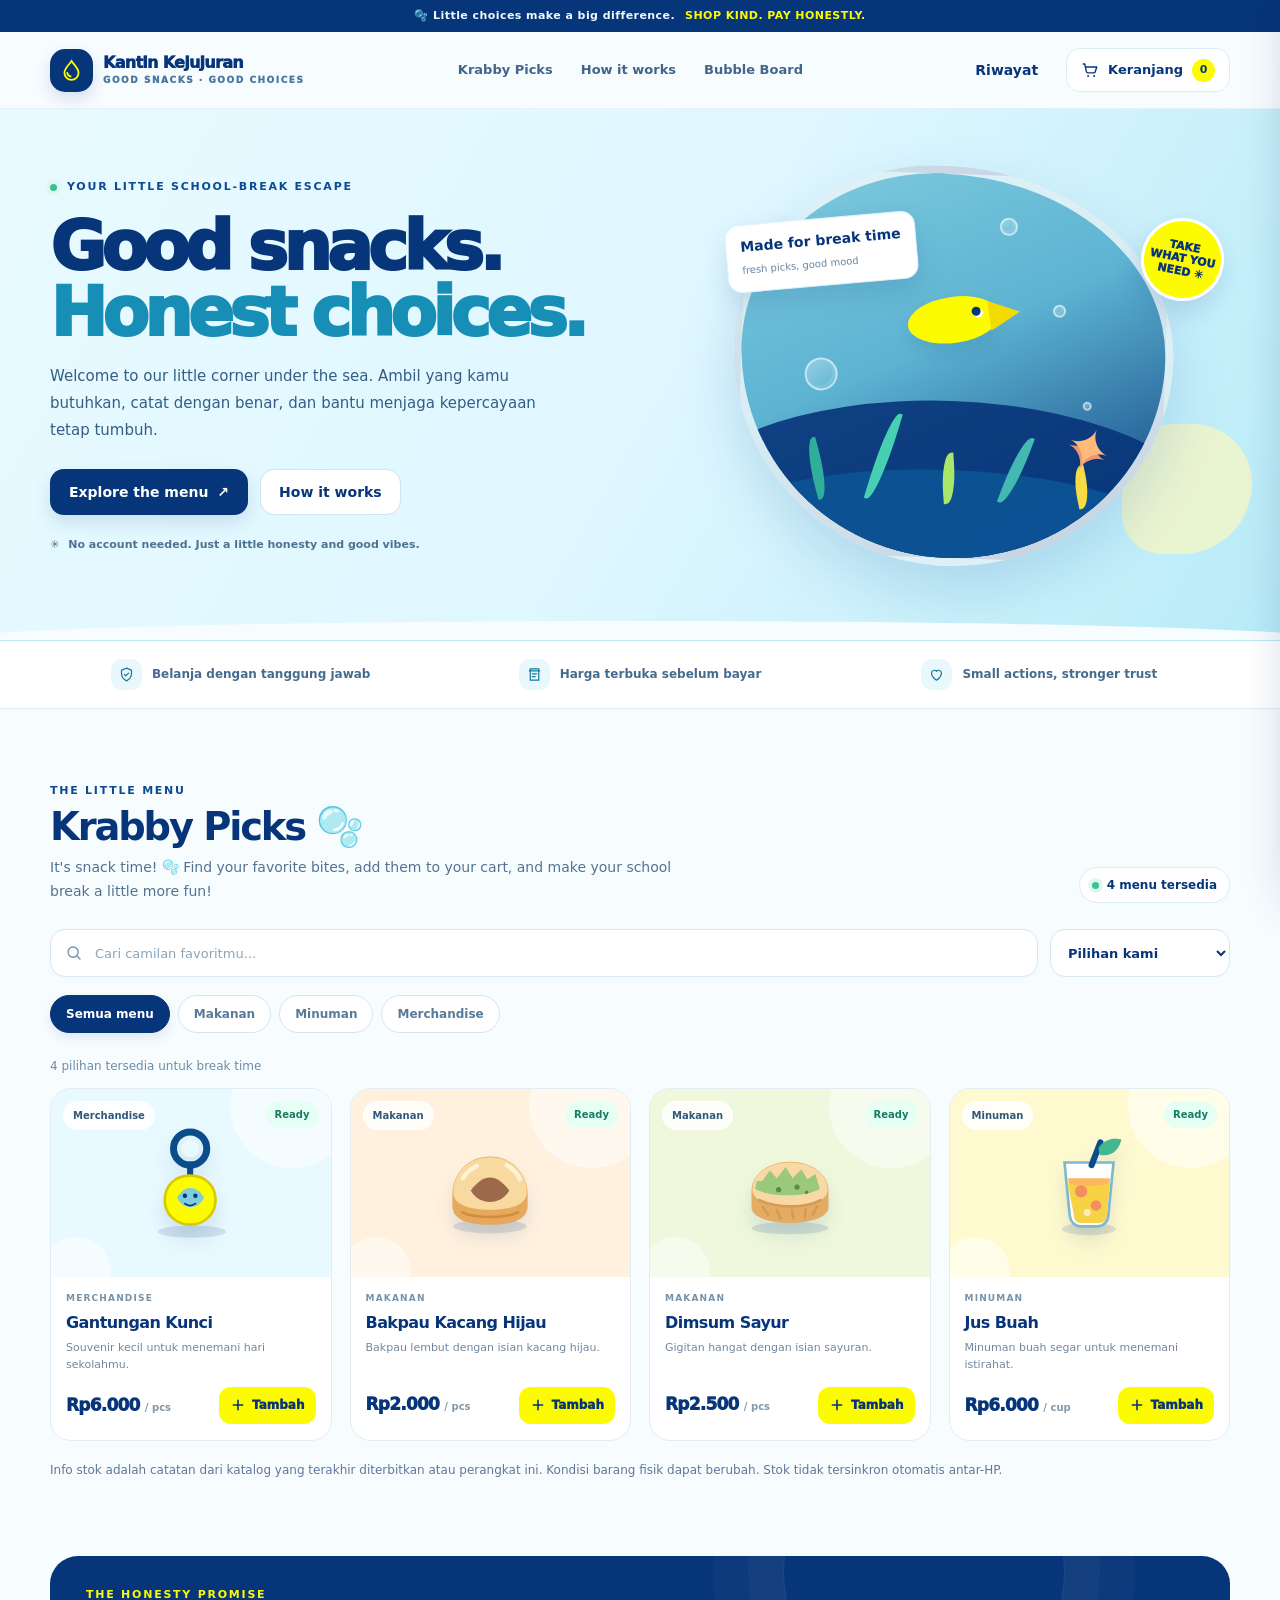
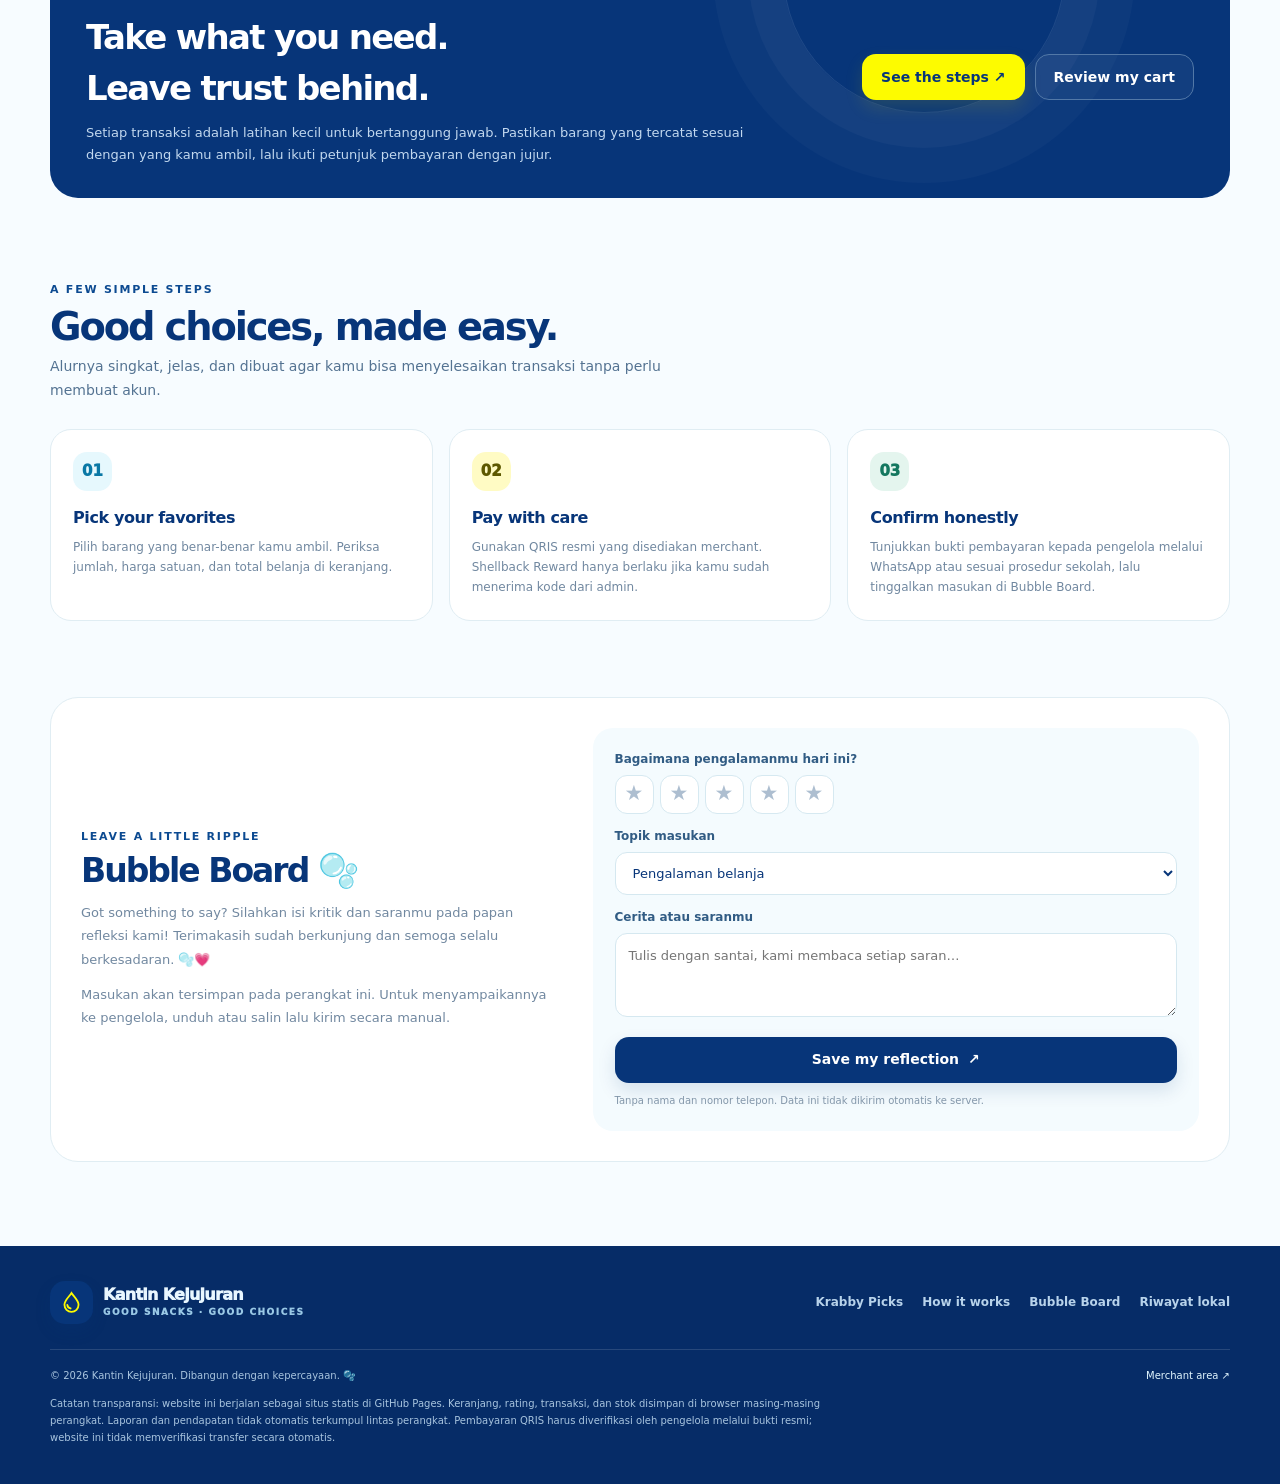
<file: index.html>
<!doctype html>
<html lang="id">
<head>
  <meta charset="utf-8">
  <meta name="viewport" content="width=device-width, initial-scale=1">
  <meta name="theme-color" content="#073579">
  <meta name="description" content="Kantin Kejujuran — pilih camilan, catat belanja, dan bayar dengan tanggung jawab.">
  <title>Kantin Kejujuran — Krabby Picks</title>
  <style>
    :root{--cyan:#6CC2D5;--sky:#80CCDF;--yellow:#FDFB00;--navy:#073579;--navy2:#0c4a91;--ink:#092c5d;--muted:#5f7798;--paper:#f7fcff;--white:#fff;--line:#dcecf3;--mint:#eafaff;--coral:#ff967f;--green:#177b67;--shadow:0 18px 50px rgba(7,53,121,.11);--radius:24px;--max:1180px}
    *{box-sizing:border-box}html{scroll-behavior:smooth;scroll-padding-top:90px}body{margin:0;background:var(--paper);color:var(--navy);font-family:Inter,ui-sans-serif,system-ui,-apple-system,BlinkMacSystemFont,"Segoe UI",sans-serif;font-size:15px;line-height:1.5;-webkit-font-smoothing:antialiased}body.locked{overflow:hidden}button,input,select,textarea{font:inherit}button{cursor:pointer}button:focus-visible,a:focus-visible,input:focus-visible,select:focus-visible,textarea:focus-visible{outline:3px solid #ffda00;outline-offset:3px}a{color:inherit;text-decoration:none}button{border:0}img{max-width:100%}.wrap{width:min(var(--max),calc(100% - 40px));margin-inline:auto}.eyebrow{font-size:11px;letter-spacing:.16em;text-transform:uppercase;font-weight:850;color:var(--navy2)}.muted{color:var(--muted)}.tiny{font-size:12px}.soft-pill{display:inline-flex;align-items:center;gap:8px;background:#fff;border:1px solid var(--line);border-radius:999px;padding:8px 12px;font-size:12px;font-weight:750}.dot{height:7px;width:7px;background:#3bbf93;border-radius:50%;display:inline-block;box-shadow:0 0 0 4px #dff8ef}.btn{display:inline-flex;align-items:center;justify-content:center;gap:9px;min-height:46px;padding:0 18px;border-radius:14px;font-weight:800;font-size:14px;transition:transform .18s,box-shadow .18s,background .18s;border:1px solid transparent}.btn:hover{transform:translateY(-2px)}.btn-primary{background:var(--navy);color:white;box-shadow:0 8px 18px #07357920}.btn-primary:hover{background:#0b478d;box-shadow:0 12px 24px #07357925}.btn-yellow{background:var(--yellow);color:var(--navy);box-shadow:0 8px 18px #d8d50022}.btn-outline{background:#fff;border-color:#cfe4ef;color:var(--navy)}.btn-plain{background:transparent;color:var(--navy)}.btn-danger{background:#fff1ef;border-color:#ffd8d3;color:#9c382d}.btn:disabled{opacity:.45;cursor:not-allowed;transform:none;box-shadow:none}.icon-btn{width:42px;height:42px;display:grid;place-items:center;border-radius:13px;background:#eff9fd;color:var(--navy);position:relative}.icon-btn svg{width:19px;height:19px}.site-header{position:sticky;z-index:30;top:0;background:rgba(247,252,255,.88);backdrop-filter:blur(16px);border-bottom:1px solid #dcecf3aa}.nav{height:76px;display:flex;align-items:center;justify-content:space-between;gap:25px}.brand{display:flex;align-items:center;gap:10px;min-width:max-content}.brand-mark{width:43px;height:43px;border-radius:15px;background:var(--navy);color:var(--yellow);display:grid;place-items:center;position:relative;box-shadow:0 7px 16px #07357925}.brand-mark svg{width:25px;height:25px}.brand-name{font-weight:950;letter-spacing:-.045em;font-size:16px;line-height:1.05}.brand-name small{display:block;color:#4a779d;font-size:9px;letter-spacing:.17em;text-transform:uppercase;margin-top:4px}.nav-links{display:flex;align-items:center;gap:28px;color:#42658b;font-size:13px;font-weight:750}.nav-links a:hover{color:var(--navy)}.nav-actions{display:flex;align-items:center;gap:9px}.cart-trigger{display:flex;align-items:center;gap:9px;padding:0 14px;height:44px;border-radius:14px;background:#fff;border:1px solid var(--line);font-size:13px;font-weight:850;color:var(--navy)}.cart-count{height:23px;min-width:23px;border-radius:99px;background:var(--yellow);display:grid;place-items:center;padding:0 5px;font-size:11px}.mobile-menu{display:none}
    .announcement{background:var(--navy);color:#effaff;font-size:11px;font-weight:750;letter-spacing:.04em}.announcement .wrap{display:flex;justify-content:center;align-items:center;gap:10px;min-height:32px;text-align:center}.announcement strong{color:var(--yellow)}
    .hero{position:relative;overflow:hidden;padding:46px 0 62px;background:linear-gradient(120deg,#e8faff 0%,#dff7ff 52%,#b8ebf8 100%);border-bottom:1px solid #bfe7f3}.hero-grid{display:grid;grid-template-columns:1fr .93fr;align-items:center;gap:30px;min-height:360px}.hero-copy{position:relative;z-index:2;padding:24px 0}.hero .eyebrow{display:flex;align-items:center;gap:10px}.hero h1{font-size:clamp(42px,5.3vw,72px);line-height:.98;letter-spacing:-.07em;max-width:630px;margin:18px 0 17px;font-weight:950}.hero h1 em{font-style:normal;color:#168eb5;position:relative;white-space:nowrap}.hero p{max-width:510px;color:#355d84;line-height:1.8;font-size:15px;margin:0 0 25px}.hero-actions{display:flex;align-items:center;gap:12px;flex-wrap:wrap}.hero-note{display:flex;align-items:center;gap:9px;margin-top:22px;color:#4e7291;font-size:11px;font-weight:700}.hero-art{position:relative;min-height:345px;display:grid;place-items:center}.ocean-window{width:min(100%,440px);aspect-ratio:1.1;border-radius:46% 54% 50% 50% / 46% 47% 53% 54%;background:linear-gradient(155deg,#80ccdf 0%,#5db3d2 45%,#073579 100%);position:relative;overflow:hidden;box-shadow:0 24px 55px #0b599a29;border:8px solid rgba(255,255,255,.76);transform:rotate(2deg)}.ocean-window:before{content:"";position:absolute;width:130%;height:64%;left:-15%;bottom:-23%;border-radius:50% 50% 0 0;background:#073579;opacity:.9}.ocean-window:after{content:"";position:absolute;width:120%;height:43%;left:-10%;bottom:-20%;border-radius:50% 50% 0 0;background:#0d5596;opacity:.9}.reef{position:absolute;z-index:2;bottom:14%;width:78%;left:11%;height:23%;display:flex;align-items:flex-end;justify-content:space-around}.seaweed{width:13px;height:62px;border-radius:80% 0 80% 0;background:#2fae9a;transform:rotate(-17deg);position:relative}.seaweed:nth-child(2){height:91px;background:#46d0b1;transform:rotate(15deg)}.seaweed:nth-child(3){height:51px;background:#a9e66a;transform:rotate(-6deg)}.seaweed:nth-child(4){height:72px;background:#43b9b1;transform:rotate(19deg)}.seaweed:nth-child(5){height:43px;background:#f7da44;transform:rotate(-14deg)}.bubble{position:absolute;border:2px solid #effdff9c;border-radius:50%;z-index:3;background:linear-gradient(140deg,#ffffff57,#ffffff05);box-shadow:inset -3px -3px 0 #fff2}.bubble.b1{width:24px;height:24px;top:18%;left:18%}.bubble.b2{width:13px;height:13px;top:33%;left:73%}.bubble.b3{width:33px;height:33px;top:49%;left:15%}.bubble.b4{width:18px;height:18px;top:11%;left:60%}.bubble.b5{width:9px;height:9px;top:58%;right:17%}.starfish{position:absolute;z-index:4;color:#ffba79;font-size:55px;right:12%;bottom:19%;transform:rotate(22deg);text-shadow:0 5px 0 #ee9675}.fish{position:absolute;z-index:5;width:91px;height:46px;background:var(--yellow);border-radius:50% 48% 48% 50%;top:32%;left:39%;transform:rotate(-10deg);box-shadow:0 9px 16px #042e641a}.fish:before{content:"";position:absolute;right:-22px;top:9px;border-left:31px solid #f3db00;border-top:15px solid transparent;border-bottom:15px solid transparent}.fish:after{content:"";position:absolute;width:9px;height:9px;border-radius:50%;background:var(--navy);right:17px;top:13px;box-shadow:2px 2px 0 white}.fish-label{position:absolute;z-index:6;left:9%;top:13%;padding:11px 14px;background:white;border:1px solid #dff3fb;border-radius:14px;color:var(--navy);box-shadow:0 12px 26px #07357920;transform:rotate(-5deg)}.fish-label strong{font-size:14px;display:block}.fish-label span{font-size:10px;color:#6687a5}.art-sticker{position:absolute;right:1%;top:13%;z-index:7;background:var(--yellow);border:3px solid white;width:83px;height:83px;border-radius:50%;display:grid;place-items:center;text-align:center;font-size:11px;line-height:1.15;font-weight:950;transform:rotate(11deg);box-shadow:0 12px 26px #07357922}.sun-blob{position:absolute;width:130px;height:130px;right:-4%;bottom:3%;border-radius:46% 54% 64% 36%;background:#fff8bd;opacity:.66}.wave-bottom{position:absolute;left:-5%;right:-5%;bottom:-1px;height:20px;background:var(--paper);border-radius:50% 50% 0 0 / 100% 100% 0 0}
    .trust-row{padding:18px 0;border-bottom:1px solid var(--line);background:#fff}.trust-grid{display:grid;grid-template-columns:repeat(3,1fr);gap:18px}.trust-item{display:flex;align-items:center;justify-content:center;gap:10px;color:#476b8e;font-size:12px;font-weight:750;text-align:center}.trust-icon{display:grid;place-items:center;width:31px;height:31px;border-radius:11px;background:#e8f8fc;color:#127a9b}.trust-icon svg{width:17px;height:17px}
    section.catalog-section{padding:74px 0 76px}.section-head{display:flex;align-items:flex-end;justify-content:space-between;gap:22px;margin-bottom:26px}.section-head h2{margin:8px 0 8px;font-size:clamp(28px,3vw,42px);line-height:1.05;letter-spacing:-.055em}.section-head p{margin:0;max-width:660px;color:#547392;font-size:14px;line-height:1.7}.catalog-meta{display:flex;gap:10px;align-items:center;flex-wrap:wrap}.search-sort{display:grid;grid-template-columns:minmax(220px,1fr) 180px;gap:12px;margin-bottom:18px}.searchbox{display:flex;align-items:center;gap:10px;border:1px solid #d7e8f0;border-radius:15px;background:white;padding:0 14px;min-height:48px;box-shadow:0 3px 12px #07357904}.searchbox svg{width:18px;height:18px;color:#7193ad;flex-shrink:0}.searchbox input{border:0;outline:0;background:transparent;width:100%;min-width:0;color:var(--navy);font-size:13px}.searchbox input::placeholder{color:#8ba4b9}.select-control{border:1px solid #d7e8f0;border-radius:15px;background:white;color:var(--navy);padding:0 13px;min-height:48px;width:100%;font-size:13px;font-weight:700}.category-row{display:flex;gap:8px;flex-wrap:wrap;margin-bottom:24px}.category-chip{border:1px solid #d3e6ef;background:white;color:#587a99;padding:9px 15px;border-radius:999px;font-size:12px;font-weight:800;transition:all .18s}.category-chip:hover{border-color:#83cde0;color:var(--navy)}.category-chip.active{background:var(--navy);border-color:var(--navy);color:white;box-shadow:0 5px 12px #07357919}.results-label{color:#6d8ca7;font-size:12px;margin:0 0 13px}.product-grid{display:grid;grid-template-columns:repeat(4,minmax(0,1fr));gap:18px}.product-card{background:#fff;border:1px solid #e1edf3;border-radius:21px;overflow:hidden;transition:transform .2s,box-shadow .2s,border-color .2s;position:relative;min-width:0}.product-card:hover{transform:translateY(-5px);box-shadow:0 18px 30px #07357913;border-color:#bde6f1}.product-art{height:188px;display:grid;place-items:center;position:relative;overflow:hidden;background:var(--art-bg,#e8faff)}.product-art:before,.product-art:after{content:"";position:absolute;border-radius:50%;background:#fff8}.product-art:before{width:125px;height:125px;top:-46px;right:-24px}.product-art:after{width:70px;height:70px;bottom:-30px;left:-10px}.product-art svg{width:140px;height:135px;z-index:1;filter:drop-shadow(0 12px 9px #0735791c);transition:transform .25s}.product-card:hover .product-art svg{transform:translateY(-3px) rotate(-2deg)}.product-tag{position:absolute;z-index:2;top:12px;left:12px;font-size:10px;font-weight:850;background:#ffffffd9;border:1px solid #ffffffb8;padding:6px 9px;border-radius:999px;color:#31577a;backdrop-filter:blur(8px)}.stock-tag{position:absolute;z-index:2;right:12px;top:12px;font-size:10px;font-weight:800;background:#e6fff5;color:#167b65;padding:6px 9px;border-radius:999px}.stock-tag.low{background:#fff4d5;color:#926600}.stock-tag.out{background:#ffedeb;color:#ab392e}.product-body{padding:15px 15px 16px}.product-category{color:#7793aa;text-transform:uppercase;font-size:9px;font-weight:900;letter-spacing:.13em}.product-card h3{font-size:16px;letter-spacing:-.035em;line-height:1.3;margin:7px 0 5px}.product-description{color:#7188a0;font-size:11px;line-height:1.55;min-height:34px;margin:0 0 14px}.product-bottom{display:flex;align-items:center;justify-content:space-between;gap:8px}.price{font-size:17px;font-weight:950;letter-spacing:-.045em;color:var(--navy);white-space:nowrap}.price small{font-weight:650;font-size:10px;color:#8298ac;letter-spacing:0}.add-btn{height:37px;min-width:39px;padding:0 11px;border-radius:12px;display:flex;align-items:center;justify-content:center;gap:6px;background:var(--yellow);color:var(--navy);font-weight:950;font-size:12px;transition:transform .15s,background .15s}.add-btn:hover{transform:scale(1.04);background:#f2ef00}.add-btn:disabled{background:#e5eef2;color:#93a9b9;cursor:not-allowed;transform:none}.add-btn svg{width:16px;height:16px}.empty-state{grid-column:1/-1;text-align:center;border:1px dashed #c5dfeb;border-radius:24px;padding:48px 18px;background:white}.empty-state .emoji{font-size:32px}.empty-state h3{margin:10px 0 5px}.empty-state p{margin:0;color:#7891a7;font-size:13px}
    .honesty-banner{padding:0 0 80px}.honesty-panel{background:var(--navy);color:white;border-radius:28px;padding:31px 36px;display:grid;grid-template-columns:1fr auto;gap:25px;align-items:center;overflow:hidden;position:relative}.honesty-panel:after{content:"";position:absolute;right:14%;top:-125px;width:280px;height:280px;border:1px solid #ffffff19;border-radius:50%;box-shadow:0 0 0 35px #ffffff08,0 0 0 70px #ffffff06}.honesty-panel h2{font-size:clamp(24px,3vw,34px);letter-spacing:-.05em;margin:8px 0}.honesty-panel p{color:#c2d8ef;font-size:13px;max-width:660px;margin:0;line-height:1.75}.honesty-panel .eyebrow{color:var(--yellow)}.honesty-actions{position:relative;z-index:1;display:flex;gap:10px;flex-wrap:wrap}.honesty-actions .btn-outline{border-color:#5278a7;background:#ffffff0b;color:white}
    .how-section{padding:4px 0 76px}.three-steps{display:grid;grid-template-columns:repeat(3,1fr);gap:16px;margin-top:25px}.step-card{background:white;border:1px solid #e0edf3;border-radius:21px;padding:22px}.step-number{width:39px;height:39px;border-radius:14px;display:grid;place-items:center;background:#e6f8fd;color:#0a78a5;font-weight:950}.step-card:nth-child(2) .step-number{background:#fffbc4;color:#5d5800}.step-card:nth-child(3) .step-number{background:#e4f5ee;color:#14775f}.step-card h3{font-size:16px;margin:15px 0 7px;letter-spacing:-.025em}.step-card p{margin:0;font-size:12px;line-height:1.7;color:#7188a0}.feedback-section{padding:0 0 84px}.feedback-panel{display:grid;grid-template-columns:.88fr 1.12fr;gap:35px;align-items:center;background:#fff;border:1px solid #e0edf3;border-radius:28px;padding:30px}.feedback-intro h2{font-size:33px;line-height:1.05;letter-spacing:-.06em;margin:9px 0 12px}.feedback-intro p{font-size:13px;color:#7188a0;line-height:1.8;margin:0}.feedback-form{border-radius:20px;background:#f4fbfe;padding:22px}.field-label{display:block;font-size:12px;font-weight:850;margin:0 0 7px;color:#315c84}.field{width:100%;border:1px solid #d5e8f0;background:#fff;border-radius:12px;padding:12px 13px;color:var(--navy);outline:0;font-size:13px}.field:focus{border-color:#65bfd4;box-shadow:0 0 0 3px #6cc2d526}.field-row{display:grid;grid-template-columns:1fr 1fr;gap:12px}.form-group{margin-bottom:13px}.rating-stars{display:flex;gap:6px;margin:0 0 12px}.star-btn{height:39px;width:39px;display:grid;place-items:center;border-radius:12px;border:1px solid #d6e9f1;background:white;color:#adbed0;font-size:21px}.star-btn.selected{background:#fffbc0;border-color:#eee95a;color:#9a8900}.form-note{font-size:10px;color:#8296a9;margin:10px 0 0;line-height:1.6}.feedback-done{padding:15px;background:#e8fbf4;border:1px solid #c2ecdd;border-radius:14px;color:#176e5b;font-size:13px;font-weight:750}
    .site-footer{background:#062c67;color:#e9f7ff;padding:35px 0 28px}.footer-top{display:flex;justify-content:space-between;align-items:center;gap:22px;padding-bottom:25px;border-bottom:1px solid #ffffff22}.footer-top .brand-name small{color:#99c8e5}.footer-links{display:flex;gap:19px;flex-wrap:wrap;color:#b8d3eb;font-size:12px;font-weight:700}.footer-bottom{padding-top:18px;display:flex;justify-content:space-between;gap:15px;flex-wrap:wrap;color:#a9c5df;font-size:10px}.footer-bottom a{color:#e2f7ff}.disclaimer{margin-top:12px;color:#a9c5df;font-size:10px;line-height:1.7;max-width:790px}
    /* Cart drawer and checkout flow */
    .overlay{position:fixed;inset:0;background:#05234fc2;z-index:80;opacity:0;pointer-events:none;transition:opacity .22s;backdrop-filter:blur(4px)}.overlay.open{opacity:1;pointer-events:auto}.drawer{position:fixed;right:0;top:0;bottom:0;width:min(450px,100%);background:#f8fcff;z-index:81;transform:translateX(105%);transition:transform .25s ease;display:flex;flex-direction:column;box-shadow:-15px 0 45px #001d4433}.drawer.open{transform:translateX(0)}.drawer-head{display:flex;align-items:center;justify-content:space-between;padding:21px 22px;border-bottom:1px solid var(--line);background:#fff}.drawer-head h2{margin:0;font-size:20px;letter-spacing:-.04em}.drawer-body{padding:18px 22px;overflow:auto;flex:1}.drawer-foot{background:white;border-top:1px solid var(--line);padding:18px 22px calc(18px + env(safe-area-inset-bottom))}.cart-line{display:grid;grid-template-columns:64px 1fr auto;gap:12px;padding:14px 0;border-bottom:1px solid #e4eef3;align-items:center}.mini-art{width:64px;height:64px;border-radius:15px;display:grid;place-items:center;background:#e8faff;overflow:hidden}.mini-art svg{width:53px;height:53px}.cart-line h4{font-size:13px;margin:0 0 3px}.cart-line .line-price{font-size:11px;color:#7188a0}.quantity{display:flex;align-items:center;gap:8px;margin-top:8px}.qty-btn{width:26px;height:26px;border:1px solid #d5e6ee;background:white;border-radius:8px;color:var(--navy);font-weight:900}.qty-number{min-width:17px;text-align:center;font-size:12px;font-weight:850}.remove-btn{color:#9aaec0;background:none;padding:5px;font-size:11px;font-weight:800}.cart-subtotal{font-size:12px;font-weight:950;white-space:nowrap}.summary-line{display:flex;justify-content:space-between;align-items:center;gap:12px;margin:7px 0;color:#637e98;font-size:12px}.summary-line.total{padding-top:12px;margin-top:11px;border-top:1px solid var(--line);color:var(--navy);font-size:15px;font-weight:900}.drawer-empty{text-align:center;padding:50px 12px}.drawer-empty .emoji{font-size:40px}.drawer-empty h3{margin:12px 0 5px}.drawer-empty p{font-size:12px;color:#7188a0;margin:0 0 18px}.checkout-modal{position:fixed;z-index:82;inset:0;display:grid;place-items:center;padding:18px;pointer-events:none;opacity:0;transition:opacity .2s}.checkout-modal.open{pointer-events:auto;opacity:1}.checkout-box{width:min(720px,100%);max-height:min(92vh,920px);overflow:auto;border-radius:25px;background:#f8fcff;box-shadow:0 30px 100px #001b4a55;transform:translateY(10px) scale(.99);transition:transform .2s}.checkout-modal.open .checkout-box{transform:translateY(0) scale(1)}.checkout-header{padding:22px 25px 18px;background:white;border-bottom:1px solid var(--line);display:flex;align-items:flex-start;justify-content:space-between;gap:20px;position:sticky;top:0;z-index:2}.checkout-header h2{margin:4px 0 5px;letter-spacing:-.05em;font-size:25px;line-height:1.1}.checkout-header p{margin:0;color:#6d859d;font-size:12px}.checkout-content{padding:24px 25px 28px}.stepper{display:flex;gap:8px;margin-bottom:23px}.stepper span{height:4px;border-radius:99px;flex:1;background:#dcebf2}.stepper span.done{background:#19a4c3}.checkout-grid{display:grid;grid-template-columns:1fr 230px;gap:18px;align-items:start}.checkout-card{background:white;border:1px solid #e1edf3;border-radius:17px;padding:17px}.checkout-card h3{font-size:14px;margin:0 0 12px;letter-spacing:-.025em}.honesty-check{display:flex;align-items:flex-start;gap:10px;background:#fffde0;border:1px solid #efeca1;border-radius:13px;padding:12px;font-size:12px;line-height:1.6;color:#555800;margin-top:14px}.honesty-check input{margin-top:3px;accent-color:var(--navy);flex-shrink:0}.voucher-wrap{margin-top:14px}.voucher-field{display:flex;gap:8px}.voucher-field input{min-width:0;flex:1;text-transform:uppercase}.voucher-status{font-size:11px;margin-top:7px;min-height:17px}.voucher-status.ok{color:#14775f}.voucher-status.err{color:#b54035}.payment-option{display:flex;align-items:center;gap:12px;border:1px solid #dbeaf2;border-radius:14px;padding:12px;background:#fafeff;margin-bottom:12px}.payment-option strong{display:block;font-size:13px}.payment-option small{display:block;color:#7188a0;font-size:10px;line-height:1.5;margin-top:3px}.payment-icon{width:43px;height:43px;border-radius:13px;background:var(--navy);display:grid;place-items:center;color:white;flex-shrink:0}.payment-icon svg{width:22px;height:22px}.qr-box{border:1px dashed #a5cedf;border-radius:16px;padding:13px;text-align:center;background:#f4fbfe;margin:13px 0}.qr-box img{width:min(100%,220px);aspect-ratio:1;object-fit:contain;border-radius:9px;background:white;display:block;margin:0 auto 8px}.qr-placeholder{width:180px;max-width:100%;aspect-ratio:1;background:white;border:1px solid #dbeaf2;border-radius:12px;display:flex;flex-direction:column;align-items:center;justify-content:center;margin:0 auto 10px;color:#6d859d;padding:15px}.qr-placeholder svg{width:45px;height:45px;color:#7ba6c3;margin-bottom:10px}.qr-placeholder strong{font-size:12px;color:var(--navy)}.qr-placeholder span{font-size:10px;margin-top:4px}.qr-box p{margin:0;color:#7089a0;font-size:10px;line-height:1.5}.checklist{display:grid;gap:9px;margin-top:15px}.checklist label{display:flex;align-items:flex-start;gap:9px;font-size:12px;line-height:1.55;color:#4e6f8e}.checklist input{accent-color:var(--navy);margin-top:3px}.order-receipt{border:1px dashed #bed8e6;background:white;border-radius:15px;padding:17px;margin-bottom:16px}.receipt-top{display:flex;justify-content:space-between;gap:10px;align-items:flex-start;border-bottom:1px dashed #cde0e9;padding-bottom:13px;margin-bottom:12px}.receipt-top strong{font-size:13px}.receipt-id{font-size:10px;color:#7992a8;word-break:break-all}.receipt-row{display:flex;justify-content:space-between;gap:15px;font-size:12px;color:#607c96;margin:8px 0}.receipt-row strong{color:var(--navy);text-align:right}.receipt-row.total{border-top:1px solid #dbe9f0;padding-top:12px;margin-top:13px;font-size:15px;font-weight:900;color:var(--navy)}.receipt-items{font-size:11px;color:#5f7c98}.checkout-actions{display:flex;justify-content:space-between;gap:10px;margin-top:20px;flex-wrap:wrap}.checkout-actions .right-actions{display:flex;gap:9px;margin-left:auto}.success-hero{text-align:center;padding:13px 10px 20px}.success-symbol{width:72px;height:72px;background:#fffbc4;border:6px solid #fff;box-shadow:0 0 0 1px #ece99c;border-radius:25px;margin:0 auto 17px;display:grid;place-items:center;color:var(--navy);font-size:32px;transform:rotate(-5deg)}.success-hero h3{font-size:30px;letter-spacing:-.06em;line-height:1.1;margin:0 0 10px}.success-hero p{font-size:13px;line-height:1.8;color:#6a829b;max-width:510px;margin:0 auto}.status-callout{background:#fffde1;border:1px solid #eeeca9;border-radius:14px;padding:12px 14px;font-size:11px;line-height:1.6;color:#5e5b12;margin-top:14px}.status-callout strong{display:block;margin-bottom:3px}.whatsapp-row{display:flex;gap:10px;align-items:center;padding:13px;background:#f1fbf5;border:1px solid #d1eee0;border-radius:15px;margin-top:14px}.whatsapp-row svg{width:25px;height:25px;color:#159567;flex-shrink:0}.whatsapp-row div{flex:1;min-width:0}.whatsapp-row strong{display:block;font-size:12px}.whatsapp-row p{font-size:10px;color:#688c7d;margin:3px 0 0;line-height:1.5}.whatsapp-row .btn{min-height:37px;padding-inline:11px;font-size:11px}.step-title{font-size:11px;text-transform:uppercase;font-weight:900;letter-spacing:.13em;color:#1b8aab;margin-bottom:7px}.whatsapp-qr-inline{max-width:140px;max-height:140px;object-fit:contain;display:block;margin:12px auto;border-radius:12px;background:#fff}.success-feedback{margin-top:18px;border-top:1px solid var(--line);padding-top:20px}.success-feedback h3{margin:0 0 5px;font-size:17px;letter-spacing:-.035em}.success-feedback>p{color:#6a829b;font-size:11px;margin:0 0 14px}.success-feedback .rating-stars{justify-content:center}.success-feedback textarea{resize:vertical;min-height:75px}.toast-region{position:fixed;z-index:150;top:90px;left:50%;transform:translateX(-50%);display:grid;gap:8px;width:min(400px,calc(100% - 30px));pointer-events:none}.toast{background:#082f68;color:white;border-radius:14px;padding:12px 15px;box-shadow:0 14px 34px #0426533a;font-size:12px;font-weight:750;animation:toast-in .22s ease;display:flex;align-items:flex-start;gap:9px}.toast:before{content:"✓";display:grid;place-items:center;flex-shrink:0;width:20px;height:20px;border-radius:7px;background:var(--yellow);color:var(--navy);font-weight:950}.toast.error:before{content:"!";background:#ffc0b7}.toast.fade{opacity:0;transform:translateY(-8px);transition:all .2s}@keyframes toast-in{from{transform:translateY(-8px);opacity:0}to{transform:translateY(0);opacity:1}}
    @media(max-width:1000px){.hero-grid{grid-template-columns:1fr .8fr;gap:10px}.hero-art{min-height:320px}.ocean-window{width:340px}.art-sticker{right:0;top:10%}.product-grid{grid-template-columns:repeat(2,minmax(0,1fr));gap:14px}.product-art{height:210px}.product-description{min-height:0}.nav-links{gap:18px}.product-body{padding:16px}.checkout-grid{grid-template-columns:1fr 210px}}
    @media(max-width:720px){.wrap{width:min(100% - 28px,var(--max))}.nav{height:66px;gap:10px}.nav-links{display:none}.brand-mark{width:39px;height:39px}.brand-name{font-size:14px}.nav-actions .btn{display:none}.cart-trigger{height:41px;padding:0 10px}.mobile-menu{display:grid}.announcement .wrap{min-height:34px;font-size:10px}.hero{padding:25px 0 38px}.hero-grid{grid-template-columns:1fr;gap:0;min-height:0}.hero-copy{padding:17px 0 2px}.hero h1{font-size:clamp(42px,12vw,61px);max-width:550px;margin:15px 0}.hero p{font-size:13px;line-height:1.75;margin-bottom:19px}.hero-actions .btn{min-height:44px}.hero-note{font-size:10px;margin-top:15px}.hero-art{min-height:262px;margin-top:6px}.ocean-window{width:min(79vw,300px);border-width:6px}.fish{width:73px;height:38px}.fish:before{right:-17px;top:7px;border-left-width:24px;border-top-width:12px;border-bottom-width:12px}.fish:after{right:14px;top:11px;width:7px;height:7px}.fish-label{left:2%;top:7%;padding:9px 11px}.fish-label strong{font-size:12px}.art-sticker{width:68px;height:68px;right:1%;top:4%;font-size:9px}.starfish{font-size:45px}.trust-row{padding:13px 0}.trust-grid{grid-template-columns:1fr;gap:10px}.trust-item{justify-content:flex-start;text-align:left;font-size:11px}.trust-icon{width:28px;height:28px}.trust-item:not(:first-child){display:none}.catalog-section{padding:52px 0 54px!important}.section-head{display:block;margin-bottom:20px}.section-head h2{font-size:34px}.section-head p{font-size:12px}.catalog-meta{margin-top:15px}.search-sort{grid-template-columns:1fr 130px;gap:8px}.searchbox,.select-control{min-height:45px;border-radius:13px}.searchbox{padding-inline:11px}.searchbox input,.select-control{font-size:12px}.category-row{gap:6px;margin-bottom:18px}.category-chip{font-size:11px;padding:8px 12px}.product-grid{gap:10px}.product-art{height:142px}.product-art svg{width:109px;height:105px}.product-tag{font-size:8px;top:8px;left:8px;padding:5px 7px}.stock-tag{font-size:8px;top:8px;right:8px;padding:5px 7px}.product-body{padding:12px}.product-category{font-size:8px}.product-card h3{font-size:14px;margin:6px 0 4px}.product-description{font-size:10px;line-height:1.45;margin-bottom:12px}.price{font-size:15px}.price small{font-size:9px}.add-btn{height:34px;min-width:34px;padding:0 9px;border-radius:10px}.add-btn .add-label{display:none}.honesty-banner{padding-bottom:53px}.honesty-panel{padding:24px 20px;grid-template-columns:1fr;gap:18px;border-radius:22px}.honesty-panel h2{font-size:26px}.honesty-panel p{font-size:12px}.honesty-actions{gap:8px}.honesty-actions .btn{min-height:41px;padding-inline:13px}.honesty-panel:after{right:-110px;top:-55px}.how-section{padding-bottom:54px}.three-steps{grid-template-columns:1fr;gap:10px;margin-top:20px}.step-card{padding:17px;display:grid;grid-template-columns:42px 1fr;column-gap:13px}.step-number{grid-row:span 2}.step-card h3{margin:1px 0 5px}.step-card p{grid-column:2}.feedback-section{padding-bottom:55px}.feedback-panel{grid-template-columns:1fr;gap:20px;padding:19px;border-radius:22px}.feedback-intro h2{font-size:29px}.feedback-form{padding:16px}.field-row{grid-template-columns:1fr}.footer-top{align-items:flex-start;flex-direction:column}.footer-links{gap:13px}.footer-bottom{font-size:9px}.drawer-head{padding:17px}.drawer-body{padding:14px 17px}.drawer-foot{padding:15px 17px calc(15px + env(safe-area-inset-bottom))}.checkout-modal{padding:0;align-items:end}.checkout-box{width:100%;max-height:94vh;border-radius:23px 23px 0 0}.checkout-header{padding:19px 18px 14px}.checkout-header h2{font-size:22px}.checkout-content{padding:18px 16px calc(18px + env(safe-area-inset-bottom))}.checkout-grid{grid-template-columns:1fr;gap:12px}.checkout-summary-card{order:-1}.checkout-card{padding:14px}.checkout-actions{position:sticky;bottom:-1px;background:#f8fcff;padding:12px 0 2px;margin-top:14px}.checkout-actions .btn{min-height:43px}.checkout-actions .right-actions{flex:1}.checkout-actions .right-actions .btn{flex:1}.checkout-actions>.btn{flex:1}.checkout-actions .right-actions button{padding-inline:11px}.success-hero h3{font-size:27px}.success-hero p{font-size:12px}.whatsapp-row{align-items:flex-start;flex-wrap:wrap}.whatsapp-row .btn{margin-left:35px}.receipt-row{font-size:11px}}
    @media(max-width:370px){.wrap{width:calc(100% - 22px)}.brand-name{font-size:12px}.brand-name small{font-size:8px}.brand-mark{width:35px;height:35px}.cart-trigger{gap:6px;font-size:11px}.search-sort{grid-template-columns:1fr}.product-art{height:125px}.product-body{padding:10px}.product-card h3{font-size:13px}.price{font-size:14px}.product-description{min-height:42px}.add-btn{min-width:31px;padding:0 7px}.checkout-actions{gap:6px}.checkout-actions .btn{font-size:11px;padding-inline:10px}}
    @media(prefers-reduced-motion:reduce){*,*:before,*:after{scroll-behavior:auto!important;animation-duration:.01ms!important;animation-iteration-count:1!important;transition-duration:.01ms!important}}
    @media print{body{background:white}.site-header,.announcement,.hero,.trust-row,.catalog-section,.honesty-banner,.how-section,.feedback-section,.site-footer,.overlay,.drawer,.checkout-header,.checkout-actions,.stepper,.toast-region{display:none!important}.checkout-modal{position:static;display:block;opacity:1;padding:0;pointer-events:auto}.checkout-box{box-shadow:none;max-height:none;overflow:visible;border-radius:0}.checkout-content{padding:0}.success-hero{display:none}.order-receipt{border:0;color:#000}}
    /* Responsive QA fix: keep the mobile header inside the viewport. */
    @media(max-width:720px){
      .nav{gap:8px}
      .brand{min-width:0;flex:1;overflow:hidden}
      .brand-name{min-width:0;overflow:hidden;text-overflow:ellipsis;white-space:nowrap}
      .brand-name small{overflow:hidden;text-overflow:ellipsis;white-space:nowrap}
      .nav-actions{flex-shrink:0;gap:7px}
      .cart-trigger{flex-shrink:0}
    }
    @media(max-width:370px){
      .cart-trigger{font-size:0;gap:5px;padding-inline:9px}
      .cart-trigger svg{flex-shrink:0}
    }
  </style>
</head>
<body>
  <div class="announcement"><div class="wrap"><span>🫧 Little choices make a big difference.</span><strong>SHOP KIND. PAY HONESTLY.</strong></div></div>
  <header class="site-header">
    <div class="wrap nav">
      <a class="brand" href="#home" aria-label="Kantin Kejujuran beranda">
        <span class="brand-mark" aria-hidden="true"><svg viewBox="0 0 28 28" fill="none"><path d="M14 3.4c-2.4 4-7.9 8.1-7.9 13.2A7.9 7.9 0 0 0 14 24.5a7.9 7.9 0 0 0 7.9-7.9C21.9 11.5 16.5 7.4 14 3.4Z" stroke="currentColor" stroke-width="2"/><path d="M9.3 16.7c.2 2.1 1.7 3.6 3.7 4" stroke="currentColor" stroke-width="2" stroke-linecap="round"/></svg></span>
        <span class="brand-name">Kantin Kejujuran<small>Good snacks · Good choices</small></span>
      </a>
      <nav class="nav-links" aria-label="Navigasi utama"><a href="#krabby-picks">Krabby Picks</a><a href="#how-it-works">How it works</a><a href="#bubble-board">Bubble Board</a></nav>
      <div class="nav-actions">
        <button class="btn btn-plain" id="historyBtn" type="button">Riwayat</button>
        <button class="cart-trigger" id="openCartBtn" type="button" aria-label="Buka keranjang"><svg width="18" height="18" viewBox="0 0 24 24" fill="none" aria-hidden="true"><path d="M3 4h2l2.2 10.2a2 2 0 0 0 2 1.6h7.9a2 2 0 0 0 1.9-1.4L21 8H6" stroke="currentColor" stroke-width="1.8" stroke-linecap="round" stroke-linejoin="round"/><circle cx="9.5" cy="20" r="1.3" fill="currentColor"/><circle cx="17.5" cy="20" r="1.3" fill="currentColor"/></svg>Keranjang <span class="cart-count" id="cartCount">0</span></button>
      </div>
    </div>
  </header>

  <main id="home">
    <section class="hero" aria-labelledby="hero-title">
      <div class="wrap hero-grid">
        <div class="hero-copy">
          <div class="eyebrow"><span class="dot"></span> YOUR LITTLE SCHOOL-BREAK ESCAPE</div>
          <h1 id="hero-title">Good snacks.<br><em>Honest choices.</em></h1>
          <p>Welcome to our little corner under the sea. Ambil yang kamu butuhkan, catat dengan benar, dan bantu menjaga kepercayaan tetap tumbuh.</p>
          <div class="hero-actions"><a href="#krabby-picks" class="btn btn-primary">Explore the menu <span aria-hidden="true">↗</span></a><a href="#how-it-works" class="btn btn-outline">How it works</a></div>
          <div class="hero-note"><span aria-hidden="true">✳</span> No account needed. Just a little honesty and good vibes.</div>
        </div>
        <div class="hero-art" aria-label="Ilustrasi bawah laut dengan ikan dan gelembung" role="img">
          <div class="sun-blob"></div><div class="ocean-window"><span class="bubble b1"></span><span class="bubble b2"></span><span class="bubble b3"></span><span class="bubble b4"></span><span class="bubble b5"></span><span class="fish"></span><span class="starfish" aria-hidden="true">✦</span><div class="reef"><span class="seaweed"></span><span class="seaweed"></span><span class="seaweed"></span><span class="seaweed"></span><span class="seaweed"></span></div></div>
          <div class="fish-label"><strong>Made for break time</strong><span>fresh picks, good mood</span></div><div class="art-sticker">TAKE<br>WHAT YOU<br>NEED ✳</div>
        </div>
      </div><div class="wave-bottom"></div>
    </section>

    <div class="trust-row"><div class="wrap trust-grid">
      <div class="trust-item"><span class="trust-icon"><svg viewBox="0 0 24 24" fill="none"><path d="M12 3 19 6v5c0 4.7-3 7.8-7 10-4-2.2-7-5.3-7-10V6l7-3Z" stroke="currentColor" stroke-width="1.7"/><path d="m9 12 2 2 4-4" stroke="currentColor" stroke-width="1.7" stroke-linecap="round" stroke-linejoin="round"/></svg></span>Belanja dengan tanggung jawab</div>
      <div class="trust-item"><span class="trust-icon"><svg viewBox="0 0 24 24" fill="none"><path d="M4 7h16M6 4h12v16H6z" stroke="currentColor" stroke-width="1.7"/><path d="M9 11h6M9 15h4" stroke="currentColor" stroke-width="1.7" stroke-linecap="round"/></svg></span>Harga terbuka sebelum bayar</div>
      <div class="trust-item"><span class="trust-icon"><svg viewBox="0 0 24 24" fill="none"><path d="M12 20s-7-4.4-7-10a4 4 0 0 1 7-2.6A4 4 0 0 1 19 10c0 5.6-7 10-7 10Z" stroke="currentColor" stroke-width="1.7" stroke-linejoin="round"/></svg></span>Small actions, stronger trust</div>
    </div></div>

    <section class="catalog-section" id="krabby-picks" aria-labelledby="catalog-title">
      <div class="wrap">
        <div class="section-head"><div><div class="eyebrow">THE LITTLE MENU</div><h2 id="catalog-title">Krabby Picks <span aria-hidden="true">🫧</span></h2><p>It's snack time! 🫧 Find your favorite bites, add them to your cart, and make your school break a little more fun!</p></div><div class="catalog-meta"><span class="soft-pill"><span class="dot"></span><span id="stockUpdatedText">Menu tersedia</span></span></div></div>
        <div class="search-sort"><label class="searchbox"><svg viewBox="0 0 24 24" fill="none" aria-hidden="true"><circle cx="10.8" cy="10.8" r="6.8" stroke="currentColor" stroke-width="1.8"/><path d="m16 16 4 4" stroke="currentColor" stroke-width="1.8" stroke-linecap="round"/></svg><input type="search" id="productSearch" placeholder="Cari camilan favoritmu…" aria-label="Cari produk"></label><label><span class="tiny" style="display:none">Urutkan</span><select class="select-control" id="sortSelect" aria-label="Urutkan produk"><option value="featured">Pilihan kami</option><option value="name">Nama A–Z</option><option value="price-low">Harga terendah</option><option value="price-high">Harga tertinggi</option><option value="stock">Stok tersedia</option></select></label></div>
        <div class="category-row" id="categoryRow" role="group" aria-label="Filter kategori"><button class="category-chip active" data-category="Semua" type="button">Semua menu</button><button class="category-chip" data-category="Makanan" type="button">Makanan</button><button class="category-chip" data-category="Minuman" type="button">Minuman</button><button class="category-chip" data-category="Merchandise" type="button">Merchandise</button></div>
        <p class="results-label" id="resultsLabel" aria-live="polite">Memuat menu…</p><div class="product-grid" id="productGrid"><div class="empty-state"><div class="emoji">🫧</div><h3>Memanggil menu dari dasar laut…</h3><p>Sebentar ya, sedang menyiapkan pilihan terbaik.</p></div></div>
        <p class="tiny muted" style="margin:19px 0 0;line-height:1.7">Info stok adalah catatan dari katalog yang terakhir diterbitkan atau perangkat ini. Kondisi barang fisik dapat berubah. Stok tidak tersinkron otomatis antar-HP.</p>
      </div>
    </section>

    <section class="honesty-banner"><div class="wrap"><div class="honesty-panel"><div><div class="eyebrow">THE HONESTY PROMISE</div><h2>Take what you need.<br>Leave trust behind.</h2><p>Setiap transaksi adalah latihan kecil untuk bertanggung jawab. Pastikan barang yang tercatat sesuai dengan yang kamu ambil, lalu ikuti petunjuk pembayaran dengan jujur.</p></div><div class="honesty-actions"><a href="#how-it-works" class="btn btn-yellow">See the steps ↗</a><button class="btn btn-outline" type="button" id="openCartFromBanner">Review my cart</button></div></div></div></section>

    <section class="how-section" id="how-it-works"><div class="wrap"><div class="section-head"><div><div class="eyebrow">A FEW SIMPLE STEPS</div><h2>Good choices, made easy.</h2><p>Alurnya singkat, jelas, dan dibuat agar kamu bisa menyelesaikan transaksi tanpa perlu membuat akun.</p></div></div><div class="three-steps"><article class="step-card"><div class="step-number">01</div><h3>Pick your favorites</h3><p>Pilih barang yang benar-benar kamu ambil. Periksa jumlah, harga satuan, dan total belanja di keranjang.</p></article><article class="step-card"><div class="step-number">02</div><h3>Pay with care</h3><p>Gunakan QRIS resmi yang disediakan merchant. Shellback Reward hanya berlaku jika kamu sudah menerima kode dari admin.</p></article><article class="step-card"><div class="step-number">03</div><h3>Confirm honestly</h3><p>Tunjukkan bukti pembayaran kepada pengelola melalui WhatsApp atau sesuai prosedur sekolah, lalu tinggalkan masukan di Bubble Board.</p></article></div></div></section>

    <section class="feedback-section" id="bubble-board"><div class="wrap"><div class="feedback-panel"><div class="feedback-intro"><div class="eyebrow">LEAVE A LITTLE RIPPLE</div><h2>Bubble Board 🫧</h2><p>Got something to say? Silahkan isi kritik dan saranmu pada papan refleksi kami! Terimakasih sudah berkunjung dan semoga selalu berkesadaran. 🫧💗</p><p class="tiny" style="margin-top:12px">Masukan akan tersimpan pada perangkat ini. Untuk menyampaikannya ke pengelola, unduh atau salin lalu kirim secara manual.</p></div><form class="feedback-form" id="feedbackForm"><div class="form-group"><span class="field-label">Bagaimana pengalamanmu hari ini?</span><div class="rating-stars" id="mainRating" role="group" aria-label="Pilih rating"><button class="star-btn" type="button" data-rating="1" aria-label="1 bintang">★</button><button class="star-btn" type="button" data-rating="2" aria-label="2 bintang">★</button><button class="star-btn" type="button" data-rating="3" aria-label="3 bintang">★</button><button class="star-btn" type="button" data-rating="4" aria-label="4 bintang">★</button><button class="star-btn" type="button" data-rating="5" aria-label="5 bintang">★</button></div></div><div class="form-group"><label class="field-label" for="feedbackCategory">Topik masukan</label><select class="field" id="feedbackCategory"><option>Pengalaman belanja</option><option>Harga dan menu</option><option>Kendala pembayaran</option><option>Ketersediaan produk</option><option>Saran lainnya</option></select></div><div class="form-group"><label class="field-label" for="feedbackMessage">Cerita atau saranmu</label><textarea class="field" id="feedbackMessage" rows="3" maxlength="700" placeholder="Tulis dengan santai, kami membaca setiap saran…"></textarea></div><button class="btn btn-primary" type="submit" style="width:100%">Save my reflection <span aria-hidden="true">↗</span></button><p class="form-note">Tanpa nama dan nomor telepon. Data ini tidak dikirim otomatis ke server.</p><div id="feedbackResult" aria-live="polite"></div></form></div></div></section>
  </main>

  <footer class="site-footer"><div class="wrap"><div class="footer-top"><a class="brand" href="#home"><span class="brand-mark"><svg viewBox="0 0 28 28" fill="none"><path d="M14 3.4c-2.4 4-7.9 8.1-7.9 13.2A7.9 7.9 0 0 0 14 24.5a7.9 7.9 0 0 0 7.9-7.9C21.9 11.5 16.5 7.4 14 3.4Z" stroke="currentColor" stroke-width="2"/><path d="M9.3 16.7c.2 2.1 1.7 3.6 3.7 4" stroke="currentColor" stroke-width="2" stroke-linecap="round"/></svg></span><span class="brand-name">Kantin Kejujuran<small>Good snacks · Good choices</small></span></a><nav class="footer-links"><a href="#krabby-picks">Krabby Picks</a><a href="#how-it-works">How it works</a><a href="#bubble-board">Bubble Board</a><button type="button" class="btn-plain" style="color:inherit;padding:0;font-size:12px" id="footerHistoryBtn">Riwayat lokal</button></nav></div><div class="footer-bottom"><span>© <span id="year"></span> Kantin Kejujuran. Dibangun dengan kepercayaan. 🫧</span><a href="admin.html">Merchant area ↗</a></div><p class="disclaimer">Catatan transparansi: website ini berjalan sebagai situs statis di GitHub Pages. Keranjang, rating, transaksi, dan stok disimpan di browser masing-masing perangkat. Laporan dan pendapatan tidak otomatis terkumpul lintas perangkat. Pembayaran QRIS harus diverifikasi oleh pengelola melalui bukti resmi; website ini tidak memverifikasi transfer secara otomatis.</p></div></footer>

  <div class="overlay" id="overlay" aria-hidden="true"></div>
  <aside class="drawer" id="cartDrawer" aria-labelledby="cartTitle" aria-modal="true" role="dialog"><div class="drawer-head"><div><span class="eyebrow">YOUR BAG</span><h2 id="cartTitle">Your cart <span aria-hidden="true">🫧</span></h2></div><button class="icon-btn" type="button" id="closeCartBtn" aria-label="Tutup keranjang"><svg viewBox="0 0 24 24" fill="none"><path d="m6 6 12 12M18 6 6 18" stroke="currentColor" stroke-width="2" stroke-linecap="round"/></svg></button></div><div class="drawer-body" id="cartContent"></div><div class="drawer-foot" id="cartFooter"></div></aside>

  <div class="checkout-modal" id="checkoutModal" aria-hidden="true"><div class="checkout-box" role="dialog" aria-modal="true" aria-labelledby="checkoutTitle"><div class="checkout-header"><div><span class="eyebrow" id="checkoutEyebrow">STEP 01 / CHECKOUT</span><h2 id="checkoutTitle">Squidward's Checkout</h2><p id="checkoutSubtitle">Time to pay! Jangan membuat squidward menunggu.</p></div><button class="icon-btn" type="button" id="closeCheckoutBtn" aria-label="Tutup checkout"><svg viewBox="0 0 24 24" fill="none"><path d="m6 6 12 12M18 6 6 18" stroke="currentColor" stroke-width="2" stroke-linecap="round"/></svg></button></div><div class="checkout-content" id="checkoutContent"></div></div></div>
  <div class="toast-region" id="toastRegion" aria-live="polite" aria-atomic="true"></div>

  <script>
    'use strict';
    /* =============================================================
       KANTIN KEJUJURAN — storefront
       All app logic is kept in this file for easy manual editing.
       Public defaults live in kantin-config.json; localStorage is per browser.
       ============================================================= */
    const STORAGE = { cart:'kj_cart_v1', transactions:'kj_transactions_v1', stock:'kj_stock_v1', products:'kj_products_v1', settings:'kj_settings_v1', feedback:'kj_feedback_v1', rating:'kj_rating_v1' };
    const DEFAULT_CONFIG = { brandName:'Kantin Kejujuran', tagline:'Ambil Sesuai Kebutuhan, Bayar Sesuai Kejujuran.', qrisImage:'assets/qris.png', whatsappNumber:'', whatsappQrImage:'assets/whatsapp-qr.png', voucherCode:'SHELLBACK10', discountPercent:10, lowStockThreshold:5, products:[
      {id:'gantungan-kunci',name:'Gantungan Kunci',description:'Souvenir kecil untuk menemani hari sekolahmu.',category:'Merchandise',price:6000,unit:'pcs',stock:9,initialStock:9,active:true,art:'keychain'},
      {id:'bakpau-kacang-hijau',name:'Bakpau Kacang Hijau',description:'Bakpau lembut dengan isian kacang hijau.',category:'Makanan',price:2000,unit:'pcs',stock:20,initialStock:20,active:true,art:'bun'},
      {id:'dimsum-sayur',name:'Dimsum Sayur',description:'Gigitan hangat dengan isian sayuran.',category:'Makanan',price:2500,unit:'pcs',stock:20,initialStock:20,active:true,art:'dimsum'},
      {id:'jus-buah',name:'Jus Buah',description:'Minuman buah segar untuk menemani istirahat.',category:'Minuman',price:6000,unit:'cup',stock:20,initialStock:20,active:true,art:'juice'}
    ]};
    let publicConfig = structuredCloneSafe(DEFAULT_CONFIG);
    let products = structuredCloneSafe(DEFAULT_CONFIG.products);
    let cart = safeCart(readJSON(STORAGE.cart, []));
    let transactions = safeTransactions(readJSON(STORAGE.transactions, []));
    let stockOverrides = safeStock(readJSON(STORAGE.stock, {}));
    let localSettings = safeRecord(readJSON(STORAGE.settings, {}));
    let selectedCategory = 'Semua', selectedRating = 0, appliedVoucher = null, checkoutStep = 1, activeTransaction = null, pendingTransactionId = null, checkoutSubmitting = false;
    const $ = id => document.getElementById(id);
    const rupiah = value => new Intl.NumberFormat('id-ID',{style:'currency',currency:'IDR',maximumFractionDigits:0}).format(Number(value)||0).replace(/\u00a0/g,'');
    function structuredCloneSafe(value){ return JSON.parse(JSON.stringify(value)); }
    function readJSON(key, fallback){ try { const value=localStorage.getItem(key); return value===null?structuredCloneSafe(fallback):JSON.parse(value); } catch { return structuredCloneSafe(fallback); } }
    function safeArray(value){return Array.isArray(value)?value:[]}
    function safeRecord(value){return value&&typeof value==='object'&&!Array.isArray(value)?value:{}}
    function safeStock(value){return Object.fromEntries(Object.entries(safeRecord(value)).map(([id,n])=>[id,Number(n)]).filter(([,n])=>Number.isInteger(n)&&n>=0))}
    function safeCart(value){return safeArray(value).filter(item=>item&&typeof item.id==='string'&&typeof item.name==='string'&&Number.isFinite(Number(item.price))&&Number(item.price)>=0&&Number.isInteger(Number(item.quantity))&&Number(item.quantity)>0).map(item=>({...item,price:Math.round(Number(item.price)),quantity:Math.floor(Number(item.quantity)),unit:String(item.unit||'pcs')}))}
    function safeTransactions(value){return safeArray(value).filter(tx=>tx&&typeof tx.id==='string'&&Array.isArray(tx.items)&&Number.isFinite(Number(tx.total))&&Number(tx.total)>=0).map(tx=>({...tx,total:Math.round(Number(tx.total)),items:safeArray(tx.items).filter(item=>item&&typeof item.name==='string'&&Number.isFinite(Number(item.price))&&Number(item.price)>=0&&Number.isInteger(Number(item.quantity))&&Number(item.quantity)>0).map(item=>({...item,price:Math.round(Number(item.price)),quantity:Math.floor(Number(item.quantity)),subtotal:Number.isFinite(Number(item.subtotal))?Math.round(Number(item.subtotal)):Math.round(Number(item.price))*Math.floor(Number(item.quantity))}))}))}
    function writeJSON(key, value){ try { localStorage.setItem(key,JSON.stringify(value)); return true; } catch(e){ toast('Penyimpanan browser penuh atau tidak tersedia. Data belum berhasil disimpan.',true); return false; } }
    function esc(value){ return String(value??'').replace(/[&<>"']/g,ch=>({'&':'&amp;','<':'&lt;','>':'&gt;','"':'&quot;',"'":'&#39;'}[ch])); }
    function normaliseId(value){ return String(value||'').toLowerCase().trim().replace(/[^a-z0-9]+/g,'-').replace(/^-|-$/g,''); }
    function productStock(product){ const stock=stockOverrides[product.id]; return Number.isInteger(stock)&&stock>=0?stock:Math.max(0,Number(product.stock)||0); }
    function setProductStock(id, value){ stockOverrides[id]=Math.max(0,Math.floor(Number(value)||0)); return writeJSON(STORAGE.stock,stockOverrides); }
    function effectiveSettings(){ return {...publicConfig,...localSettings}; }
    function formatDate(value){ try{return new Intl.DateTimeFormat('id-ID',{dateStyle:'medium',timeStyle:'short'}).format(new Date(value));}catch{return String(value||'');} }
    function toast(message,error=false){ const el=document.createElement('div');el.className='toast'+(error?' error':'');el.textContent=message;$('toastRegion').appendChild(el);setTimeout(()=>{el.classList.add('fade');setTimeout(()=>el.remove(),220);},3000); }
    async function loadPublicConfig(){
      try { const response=await fetch('./kantin-config.json',{cache:'no-store'}); if(response.ok){const loaded=await response.json();if(loaded&&typeof loaded==='object'&&!Array.isArray(loaded)){publicConfig={...structuredCloneSafe(DEFAULT_CONFIG),...loaded};if(!Array.isArray(loaded.products))publicConfig.products=structuredCloneSafe(DEFAULT_CONFIG.products);}} }
      catch { /* file:// previews use embedded defaults */ }
      const storedProducts=readJSON(STORAGE.products,null);const catalogSource=Array.isArray(storedProducts)?storedProducts:(Array.isArray(publicConfig.products)?publicConfig.products:DEFAULT_CONFIG.products);products=safeArray(catalogSource).filter(p=>p&&typeof p.id==='string'&&typeof p.name==='string'&&Number.isFinite(Number(p.price))&&Number(p.price)>=0).map(p=>({...p,price:Math.round(Number(p.price)),stock:productStock({...p,stock:Number(p.stock)||0})}));
      transactions=safeTransactions(readJSON(STORAGE.transactions,[]));cart=safeCart(readJSON(STORAGE.cart,[]));localSettings=safeRecord(readJSON(STORAGE.settings,{}));stockOverrides=safeStock(readJSON(STORAGE.stock,{}));
      // Reapply local stock counts after product catalog loads.
      products=products.map(p=>({...p,stock:productStock(p),initialStock:Number.isInteger(p.initialStock)?p.initialStock:(Number(p.stock)||0)}));
      products=products.filter(p=>p&&typeof p.id==='string'&&typeof p.name==='string'&&Number.isFinite(Number(p.price))&&Number(p.price)>=0);
      $('year').textContent=new Date().getFullYear();renderCatalog();renderCart();
    }
    function productArt(product){
      const art=product.art||'';
      if(art==='keychain') return `<svg viewBox="0 0 160 150" fill="none" aria-hidden="true"><ellipse cx="81" cy="130" rx="39" ry="7" fill="#073579" opacity=".12"/><circle cx="79" cy="35" r="19" stroke="#0B4D8A" stroke-width="8"/><circle cx="79" cy="35" r="10" fill="#e9faff"/><path d="M79 53v16" stroke="#0B4D8A" stroke-width="7" stroke-linecap="round"/><path d="M79 66c-18 0-29 12-29 28 0 16 13 28 29 28s29-12 29-28c0-16-11-28-29-28Z" fill="#FDFB00" stroke="#D6CA00" stroke-width="3"/><path d="M64 91c5-8 10-11 15-11 8 0 12 5 16 11-4 8-9 11-16 11-6 0-11-3-15-11Z" fill="#80CCDF"/><circle cx="73" cy="89" r="2.5" fill="#073579"/><circle cx="85" cy="89" r="2.5" fill="#073579"/><path d="M73 98c4 3 8 3 12 0" stroke="#073579" stroke-width="2" stroke-linecap="round"/></svg>`;
      if(art==='bun') return `<svg viewBox="0 0 160 150" fill="none" aria-hidden="true"><ellipse cx="80" cy="124" rx="42" ry="8" fill="#073579" opacity=".12"/><path d="M37 87c0-23 18-43 43-43s43 20 43 43v13c0 14-13 22-43 22S37 114 37 100V87Z" fill="#E6A85B"/><path d="M38 85c0-22 18-40 42-40s42 18 42 40c0 13-15 20-42 20S38 98 38 85Z" fill="#F8D9A0"/><path d="M58 83c7-10 15-15 22-15s15 5 22 15c-5 9-13 13-22 13S63 92 58 83Z" fill="#8D563C" opacity=".85"/><path d="M49 69c4-7 9-11 16-14M99 54c7 4 12 9 15 16" stroke="#FFF3D5" stroke-width="5" stroke-linecap="round"/><path d="M48 108c15 7 49 7 64 0" stroke="#D28B40" stroke-width="3" stroke-linecap="round"/></svg>`;
      if(art==='dimsum') return `<svg viewBox="0 0 160 150" fill="none" aria-hidden="true"><ellipse cx="80" cy="126" rx="44" ry="7" fill="#073579" opacity=".12"/><path d="M36 83c0-19 20-33 44-33s44 14 44 33v19c0 11-20 18-44 18s-44-7-44-18V83Z" fill="#E4AB63"/><path d="M37 82c0-18 19-31 43-31s43 13 43 31c0 12-19 19-43 19S37 94 37 82Z" fill="#F8D9A5"/><path d="m48 72 9-12 8 9 10-13 8 13 10-10 7 11 9-6 5 17c-14 10-59 10-74 0l2-9Z" fill="#9BC97C"/><path d="M45 94c20 9 51 10 70 0M49 102l6 9M65 105l4 10M82 105l2 10M98 104l-1 10M111 101l-5 10" stroke="#D59B54" stroke-width="3" stroke-linecap="round"/><circle cx="67" cy="82" r="3" fill="#588A4A"/><circle cx="88" cy="79" r="3" fill="#588A4A"/><circle cx="99" cy="85" r="2" fill="#588A4A"/></svg>`;
      if(art==='juice') return `<svg viewBox="0 0 160 150" fill="none" aria-hidden="true"><ellipse cx="80" cy="127" rx="31" ry="7" fill="#073579" opacity=".12"/><path d="M52 51h56l-6 61c-.5 7-6 12-13 12H71c-7 0-12-5-13-12l-6-61Z" fill="#FFFFFF" stroke="#7CB9D0" stroke-width="3"/><path d="M56 69h48l-4 43c-.5 5-4 8-9 8H72c-5 0-9-3-9-8l-7-43Z" fill="#FFB75D"/><path d="M55 74c14 5 34 5 49 0l-4 38c-.5 5-4 8-9 8H72c-5 0-9-3-9-8l-8-38Z" fill="#F5D841" opacity=".85"/><path d="m83 54 10-26" stroke="#0B4D8A" stroke-width="7" stroke-linecap="round"/><path d="M91 34c10-13 22-10 26-9-3 12-11 20-25 17" fill="#45B78F"/><circle cx="71" cy="84" r="7" fill="#F28E60"/><circle cx="88" cy="100" r="6" fill="#F28E60"/><circle cx="78" cy="108" r="4" fill="#FFEDB5"/></svg>`;
      return `<svg viewBox="0 0 160 150" fill="none" aria-hidden="true"><circle cx="80" cy="75" r="42" fill="#80CCDF"/><path d="M55 75h50M80 50v50" stroke="#073579" stroke-width="6" stroke-linecap="round"/></svg>`;
    }
    function productImage(product,mini=false){return `<div class="${mini?'mini-art':'product-art'}" style="--art-bg:${product.art==='keychain'?'#e8f9ff':product.art==='bun'?'#fff1de':product.art==='dimsum'?'#eff8dc':'#fff9cf'}">${mini?'':`<span class="product-tag">${esc(product.category||'Menu')}</span><span class="stock-tag ${productStock(product)<=0?'out':productStock(product)<=Number(effectiveSettings().lowStockThreshold||5)?'low':''}">${productStock(product)<=0?'Habis':productStock(product)<=Number(effectiveSettings().lowStockThreshold||5)?`Sisa ${productStock(product)}`:'Ready'}</span>`}${productArt(product)}</div>`;}
    function renderCatalog(){
      const search=($('productSearch')?.value||'').trim().toLowerCase();let visible=products.filter(p=>p.active!==false&&(!search||[p.name,p.category||'',p.description||''].some(value=>String(value).toLowerCase().includes(search)))&&(selectedCategory==='Semua'||p.category===selectedCategory));
      const sort=$('sortSelect')?.value||'featured';if(sort==='name')visible.sort((a,b)=>a.name.localeCompare(b.name,'id'));if(sort==='price-low')visible.sort((a,b)=>a.price-b.price);if(sort==='price-high')visible.sort((a,b)=>b.price-a.price);if(sort==='stock')visible.sort((a,b)=>productStock(b)-productStock(a));
      $('resultsLabel').textContent=`${visible.length} pilihan ${visible.length===1?'tersedia':'tersedia'} untuk break time`;
      $('stockUpdatedText').textContent=products.filter(p=>p.active!==false&&productStock(p)>0).length+' menu tersedia';
      $('productGrid').innerHTML=visible.length?visible.map(p=>`<article class="product-card"><div class="product-art-wrap">${productImage(p)}</div><div class="product-body"><div class="product-category">${esc(p.category||'Menu')}</div><h3>${esc(p.name)}</h3><p class="product-description">${esc(p.description||'Pilihan kecil untuk waktu istirahat.')}</p><div class="product-bottom"><div class="price">${rupiah(p.price)} <small>/ ${esc(p.unit||'pcs')}</small></div><button class="add-btn" type="button" data-add="${esc(p.id)}" aria-label="Tambah ${esc(p.name)} ke keranjang" ${productStock(p)<=0?'disabled':''}><svg viewBox="0 0 24 24" fill="none" aria-hidden="true"><path d="M12 5v14M5 12h14" stroke="currentColor" stroke-width="2.4" stroke-linecap="round"/></svg><span class="add-label">Tambah</span></button></div></div></article>`).join(''):`<div class="empty-state"><div class="emoji">🫧</div><h3>Hmm, belum ada yang cocok.</h3><p>Coba kata kunci lain atau pilih kategori berbeda.</p><button class="btn btn-outline" type="button" style="margin-top:15px" id="clearSearchBtn">Reset pencarian</button></div>`;
      $('productGrid').querySelectorAll('[data-add]').forEach(button=>button.addEventListener('click',()=>addToCart(button.dataset.add)));
      $('clearSearchBtn')?.addEventListener('click',()=>{$('productSearch').value='';selectedCategory='Semua';setActiveCategory();renderCatalog();});
    }
    function setActiveCategory(){document.querySelectorAll('.category-chip').forEach(button=>button.classList.toggle('active',button.dataset.category===selectedCategory));}
    function addToCart(id){const p=products.find(item=>item.id===id);if(!p)return;if(productStock(p)<=0){toast('Maaf, stok yang tercatat sedang habis.',true);return;}const line=cart.find(item=>item.id===id);if(line){if(line.quantity>=productStock(p)){toast('Jumlah di keranjang sudah mencapai stok yang tercatat.',true);return;}line.quantity++;}else cart.push({id:p.id,name:p.name,price:Number(p.price),unit:p.unit||'pcs',art:p.art,quantity:1});if(!writeJSON(STORAGE.cart,cart))return;renderCart();toast(`${p.name} ditambahkan ke keranjang.`);}
    function cartTotals(){return cart.reduce((sum,item)=>sum+Math.max(0,Number(item.price)||0)*Math.max(0,Number(item.quantity)||0),0);}
    function itemCount(){return cart.reduce((sum,item)=>sum+Math.max(0,Number(item.quantity)||0),0);}
    function renderCart(){ $('cartCount').textContent=itemCount();$('cartContent').innerHTML='';if(!cart.length){$('cartContent').innerHTML=`<div class="drawer-empty"><div class="emoji">🫧</div><h3>Keranjangmu masih kosong</h3><p>Menu favoritmu mungkin sedang menunggu di bawah laut.</p><button type="button" class="btn btn-primary" id="browseFromCart">Browse Krabby Picks ↗</button></div>`;$('cartFooter').innerHTML=`<p class="tiny muted" style="margin:0;line-height:1.7">Pilih menu terlebih dahulu untuk memulai transaksi.</p>`;$('browseFromCart')?.addEventListener('click',()=>{closeCart();$('krabby-picks').scrollIntoView({behavior:'smooth'});});return;}
      $('cartContent').innerHTML=cart.map(item=>{const p=products.find(x=>x.id===item.id);return `<div class="cart-line">${productImage({ ...item,category:p?.category||'Menu'},true)}<div><h4>${esc(item.name)}</h4><div class="line-price">${rupiah(item.price)} / ${esc(item.unit||'pcs')}</div><div class="quantity"><button type="button" class="qty-btn" data-qty="${esc(item.id)}" data-delta="-1" aria-label="Kurangi ${esc(item.name)}">−</button><span class="qty-number">${item.quantity}</span><button type="button" class="qty-btn" data-qty="${esc(item.id)}" data-delta="1" aria-label="Tambah ${esc(item.name)}" ${(p&&item.quantity>=productStock(p))?'disabled':''}>+</button><button type="button" class="remove-btn" data-remove="${esc(item.id)}">Hapus</button></div></div><div class="cart-subtotal">${rupiah(item.price*item.quantity)}</div></div>`}).join('');
      $('cartContent').querySelectorAll('[data-qty]').forEach(button=>button.addEventListener('click',()=>changeQuantity(button.dataset.qty,Number(button.dataset.delta))));$('cartContent').querySelectorAll('[data-remove]').forEach(button=>button.addEventListener('click',()=>removeCartItem(button.dataset.remove)));
      $('cartFooter').innerHTML=`<div class="summary-line"><span>Subtotal (${itemCount()} barang)</span><strong>${rupiah(cartTotals())}</strong></div><div class="summary-line"><span>Diskon voucher</span><strong>Ditentukan saat checkout</strong></div><div class="summary-line total"><span>Total sementara</span><strong>${rupiah(cartTotals())}</strong></div><button type="button" class="btn btn-primary" style="width:100%;margin-top:13px" id="checkoutStartBtn">Lanjut ke Squidward's Checkout <span aria-hidden="true">→</span></button><p class="tiny muted" style="margin:10px 0 0;text-align:center;line-height:1.6">Harga tercantum dalam rupiah. Periksa kembali barang yang kamu ambil.</p>`;$('checkoutStartBtn').addEventListener('click',startCheckout);
    }
    function changeQuantity(id,delta){const item=cart.find(x=>x.id===id);if(!item)return;const product=products.find(x=>x.id===id);const next=item.quantity+delta;if(next<=0){removeCartItem(id);return;}if(product&&next>productStock(product)){toast('Jumlah melebihi stok yang tercatat.',true);return;}item.quantity=next;if(!writeJSON(STORAGE.cart,cart))return;renderCart();}
    function removeCartItem(id){cart=cart.filter(x=>x.id!==id);writeJSON(STORAGE.cart,cart);renderCart();toast('Barang dihapus dari keranjang.');}
    function openCart(){ $('overlay').classList.add('open');$('cartDrawer').classList.add('open');$('overlay').setAttribute('aria-hidden','false');document.body.classList.add('locked');setTimeout(()=>$('closeCartBtn').focus(),50); }
    function closeCart(){ $('overlay').classList.remove('open');$('cartDrawer').classList.remove('open');$('overlay').setAttribute('aria-hidden','true');if(!$('checkoutModal').classList.contains('open'))document.body.classList.remove('locked'); }
    function openCheckout(){closeCart();$('checkoutModal').classList.add('open');$('checkoutModal').setAttribute('aria-hidden','false');document.body.classList.add('locked');renderCheckout();setTimeout(()=>$('closeCheckoutBtn').focus(),40);}
    function closeCheckout(){if(checkoutSubmitting)return;$('checkoutModal').classList.remove('open');$('checkoutModal').setAttribute('aria-hidden','true');document.body.classList.remove('locked');}
    function startCheckout(){ if(!cart.length){toast('Keranjang masih kosong.',true);return;}for(const item of cart){const p=products.find(x=>x.id===item.id);if(!p||p.active===false||productStock(p)<item.quantity){toast(`Stok ${item.name} tidak mencukupi. Periksa keranjang.`,true);renderCart();return;}if(Number(p.price)!==Number(item.price)){item.price=Number(p.price);}}
      writeJSON(STORAGE.cart,cart);appliedVoucher=null;pendingTransactionId='KJ-'+new Date().toISOString().slice(2,10).replace(/-/g,'')+'-'+Math.random().toString(36).slice(2,7).toUpperCase();checkoutStep=1;checkoutSubmitting=false;openCheckout(); }
    function getSubtotal(){return cartTotals();}
    function discountAmount(){if(!appliedVoucher)return 0;const percent=Math.min(100,Math.max(0,Number(effectiveSettings().discountPercent)||0));return Math.floor(getSubtotal()*percent/100);}
    function getFinalTotal(){return Math.max(0,getSubtotal()-discountAmount());}
    function renderCheckout(){
      const title=$('checkoutTitle'),subtitle=$('checkoutSubtitle'),eyebrow=$('checkoutEyebrow');
      if(checkoutStep===1){title.textContent="Squidward's Checkout";subtitle.textContent='Time to pay! Jangan membuat squidward menunggu.';eyebrow.textContent='STEP 01 / CHECKOUT';$('checkoutContent').innerHTML=`<div class="stepper"><span class="done"></span><span></span><span></span></div><div class="checkout-grid"><div><div class="checkout-card"><h3>Periksa lagi pilihanmu</h3><div>${cart.map(item=>`<div class="summary-line"><span>${esc(item.name)} × ${item.quantity}</span><strong>${rupiah(item.price*item.quantity)}</strong></div>`).join('')}</div><div class="summary-line total"><span>Subtotal</span><strong>${rupiah(getSubtotal())}</strong></div><label class="honesty-check"><input type="checkbox" id="honestyConfirm"><span><strong>Saya sudah mencatat dengan benar.</strong><br>Barang di keranjang sesuai dengan barang yang benar-benar saya ambil.</span></label></div><div class="checkout-card voucher-wrap"><h3>Shellback Reward 🐚</h3><p class="tiny muted" style="margin:-5px 0 11px;line-height:1.6">Punya wadah sendiri? Masukkan kode khusus yang sudah diberikan admin setelah konfirmasi via WhatsApp.</p><div class="voucher-field"><input class="field" id="voucherInput" type="text" placeholder="Masukkan kode voucher" autocomplete="off" maxlength="32"><button class="btn btn-outline" id="applyVoucherBtn" type="button" style="min-height:44px;padding-inline:12px">Pakai</button></div><div class="voucher-status" id="voucherStatus" aria-live="polite"></div></div></div><aside class="checkout-card checkout-summary-card"><h3>Ringkasan</h3><div class="summary-line"><span>Subtotal</span><strong>${rupiah(getSubtotal())}</strong></div><div class="summary-line"><span>Shellback Reward</span><strong id="checkoutDiscount">− ${rupiah(0)}</strong></div><div class="summary-line total"><span>Total bayar</span><strong id="checkoutFinalTotal">${rupiah(getFinalTotal())}</strong></div><p class="tiny muted" style="line-height:1.7;margin:12px 0 0">Tidak ada biaya tambahan. Diskon hanya berlaku untuk kode yang valid.</p></aside></div><div class="checkout-actions"><button class="btn btn-outline" id="backToCartBtn" type="button">← Kembali ke keranjang</button><div class="right-actions"><button class="btn btn-primary" id="toPaymentBtn" type="button">Lanjut ke pembayaran →</button></div></div>`;
        $('applyVoucherBtn').addEventListener('click',applyVoucher);$('voucherInput').addEventListener('keydown',event=>{if(event.key==='Enter'){event.preventDefault();applyVoucher();}});$('backToCartBtn').addEventListener('click',()=>{closeCheckout();openCart();});$('toPaymentBtn').addEventListener('click',()=>{if(!$('honestyConfirm').checked){toast('Centang pernyataan kejujuran untuk melanjutkan.',true);$('honestyConfirm').focus();return;}checkoutStep=2;renderCheckout();});
      } else if(checkoutStep===2){title.textContent="Squidward's Checkout";subtitle.textContent='Time to pay! Jangan membuat squidward menunggu.';eyebrow.textContent='STEP 02 / QRIS PAYMENT';const cfg=effectiveSettings();const qrPath=String(cfg.qrisImage||'').trim();$('checkoutContent').innerHTML=`<div class="stepper"><span class="done"></span><span class="done"></span><span></span></div><div class="checkout-grid"><div><div class="checkout-card"><h3>Bayar melalui QRIS</h3><div class="payment-option"><span class="payment-icon"><svg viewBox="0 0 24 24" fill="none"><path d="M4 4h6v6H4zM14 4h6v6h-6zM4 14h6v6H4zM14 14h2v2h-2zM18 14h2v6h-6v-2" stroke="currentColor" stroke-width="1.8" stroke-linejoin="round"/></svg></span><div><strong>QRIS Kantin Kejujuran</strong><small>Scan menggunakan aplikasi pembayaran yang mendukung QRIS. Pastikan nama penerima sesuai merchant.</small></div></div><div class="qr-box" id="qrisBox">${qrPath?`<img id="qrisImage" alt="QRIS resmi yang harus disediakan merchant" src="${esc(qrPath)}"><div class="tiny" id="qrisCaption">Scan QRIS, lalu periksa nama merchant sebelum membayar.</div>`:`<div class="qr-placeholder"><svg viewBox="0 0 24 24" fill="none"><path d="M4 4h6v6H4zM14 4h6v6h-6zM4 14h6v6H4zM14 14h2v2h-2zM18 14h2v6h-6v-2" stroke="currentColor" stroke-width="1.6" stroke-linejoin="round"/></svg><strong>QRIS belum dipasang</strong><span>Tambahkan assets/qris.png</span></div><p>Merchant perlu menambahkan gambar QRIS yang sah ke repository sebelum website dipakai untuk transaksi nyata.</p>`}</div><div class="status-callout"><strong>Total yang harus dibayar: ${rupiah(getFinalTotal())}</strong>${appliedVoucher?`Diskon Shellback Reward ${Number(cfg.discountPercent)||0}% sudah dihitung.`:'Pastikan nominal pembayaran sesuai total yang tercantum.'} Website ini tidak dapat memverifikasi transfer secara otomatis.</div><div class="checklist"><label><input type="checkbox" id="paidConfirm"><span>Saya sudah menyelesaikan pembayaran pada aplikasi resmi dan memeriksa nama penerima.</span></label><label><input type="checkbox" id="amountConfirm"><span>Nominal yang saya bayarkan sesuai dengan total di atas.</span></label></div></div><aside class="checkout-card checkout-summary-card"><h3>Payment summary</h3><div class="summary-line"><span>Subtotal</span><strong>${rupiah(getSubtotal())}</strong></div><div class="summary-line"><span>Diskon</span><strong>− ${rupiah(discountAmount())}</strong></div><div class="summary-line total"><span>Total</span><strong>${rupiah(getFinalTotal())}</strong></div><p class="tiny muted" style="line-height:1.7;margin:12px 0 0">Status setelah lanjut adalah <strong>dilaporkan sudah dibayar</strong>, bukan terverifikasi.</p></aside></div><div class="checkout-actions"><button class="btn btn-outline" id="backToReviewBtn" type="button">← Kembali</button><div class="right-actions"><button class="btn btn-primary" id="paidNextBtn" type="button">Saya sudah membayar →</button></div></div>`;
        const qimg=$('qrisImage');if(qimg)qimg.addEventListener('error',()=>{$('qrisBox').innerHTML=`<div class="qr-placeholder"><svg viewBox="0 0 24 24" fill="none"><path d="M4 4h6v6H4zM14 4h6v6h-6zM4 14h6v6H4zM14 14h2v2h-2zM18 14h2v6h-6v-2" stroke="currentColor" stroke-width="1.6" stroke-linejoin="round"/></svg><strong>QRIS belum dipasang</strong><span>Tambahkan assets/qris.png</span></div><p>Merchant perlu menambahkan gambar QRIS yang sah ke repository.</p>`;});$('backToReviewBtn').addEventListener('click',()=>{checkoutStep=1;renderCheckout();});$('paidNextBtn').addEventListener('click',()=>{if(!$('paidConfirm').checked||!$('amountConfirm').checked){toast('Centang kedua konfirmasi setelah benar-benar membayar.',true);return;}checkoutStep=3;renderCheckout();});
      } else if(checkoutStep===3){title.textContent="Squid's Eye Check!";subtitle.textContent="You're on Squidward's watch! 👀";eyebrow.textContent='STEP 03 / PAYMENT CONFIRMATION';const cfg=effectiveSettings();const number=String(cfg.whatsappNumber||'').replace(/\D/g,'');const waHref=number?`https://wa.me/${number}?text=${encodeURIComponent(buildWhatsAppMessage(false))}`:'';const waQr=String(cfg.whatsappQrImage||'').trim();$('checkoutContent').innerHTML=`<div class="stepper"><span class="done"></span><span class="done"></span><span class="done"></span></div><div class="checkout-card"><div class="step-title">One last thing</div><h3 style="font-size:21px;letter-spacing:-.04em;margin-bottom:8px">You're on Squidward's watch! 👀</h3><p style="margin:0;color:#5e7a96;font-size:13px;line-height:1.8">Jangan buru-buru pergi! Tunjukkan bukti pembayaranmu ke mata Squidward lalu kirimkan tangkapan layar (screenshot) bukti transfermu melalui WhatsApp agar transaksi dapat dikonfirmasi.</p><div class="order-receipt" style="margin-top:18px;margin-bottom:0"><div class="receipt-top"><div><strong>Kantin Kejujuran</strong><div class="receipt-id">Ringkasan transaksi · belum tersimpan</div></div><div class="receipt-id">QRIS</div></div>${cart.map(item=>`<div class="receipt-row"><span>${esc(item.name)} × ${item.quantity}</span><strong>${rupiah(item.price*item.quantity)}</strong></div>`).join('')}<div class="receipt-row"><span>Shellback Reward</span><strong>− ${rupiah(discountAmount())}</strong></div><div class="receipt-row total"><span>Total</span><strong>${rupiah(getFinalTotal())}</strong></div></div><div class="whatsapp-row"><svg viewBox="0 0 24 24" fill="none"><path d="M20 11.7a8 8 0 0 1-11.8 7L4 20l1.3-4A8 8 0 1 1 20 11.7Z" stroke="currentColor" stroke-width="1.8" stroke-linejoin="round"/><path d="M9 8.5c.4 2.3 2.3 4.2 4.7 4.7l1.1-1.1 2 1c-.3 1.5-1.5 2.2-2.8 2.1-3.2-.3-6.9-4-7.2-7.2-.1-1.3.6-2.5 2.1-2.8l1 2L9 8.5Z" fill="currentColor"/></svg><div><strong>Konfirmasi ke admin via WhatsApp</strong><p>${number?'Bukti screenshot perlu dikirim manual. Website tidak dapat mengirim gambar otomatis.':'Nomor WhatsApp belum diatur. Tambahkan nomor admin pada konfigurasi website.'}</p></div>${number?`<a class="btn btn-outline" target="_blank" rel="noopener noreferrer" href="${esc(waHref)}">Open WhatsApp ↗</a>`:`<button class="btn btn-outline" type="button" id="copyWaMessageBtn">Salin pesan</button>`}</div>${waQr?`<img class="whatsapp-qr-inline" src="${esc(waQr)}" alt="QR WhatsApp resmi dari pengelola" onerror="this.style.display='none'"><p class="tiny muted" style="text-align:center">Pindai QR WhatsApp hanya jika gambar akun resmi sudah ditambahkan.</p>`:''}<div class="status-callout"><strong>Catatan penting</strong>Menekan tombol berikut akan menyimpan laporan transaksi di browser ini dan mengurangi stok lokal. Status pembayaran tetap menunggu pemeriksaan pengelola.</div><div class="checkout-actions"><button class="btn btn-outline" id="backToPaymentBtn" type="button">← Kembali</button><div class="right-actions"><button class="btn btn-primary" id="saveTransactionBtn" type="button">Simpan laporan transaksi ✓</button></div></div></div>`;
        $('saveTransactionBtn').addEventListener('click',saveTransaction);$('backToPaymentBtn').addEventListener('click',()=>{checkoutStep=2;renderCheckout();});$('copyWaMessageBtn')?.addEventListener('click',()=>copyText(buildWhatsAppMessage(false)));
      } else { renderSuccessPage(); }
    }
    function applyVoucher(){const input=$('voucherInput'),status=$('voucherStatus');const code=(input.value||'').trim().toUpperCase();const configured=String(effectiveSettings().voucherCode||'SHELLBACK10').trim().toUpperCase();const percent=Math.min(100,Math.max(0,Number(effectiveSettings().discountPercent)||0));if(code&&code===configured&&percent>0){appliedVoucher={code,percent};status.className='voucher-status ok';status.textContent=`Shellback Reward aktif — diskon ${percent}% diterapkan. Terima kasih sudah membawa wadah sendiri!`;toast('Shellback Reward berhasil diterapkan.');}else{appliedVoucher=null;status.className='voucher-status err';status.textContent='Kode belum valid atau diskon sedang tidak aktif. Pastikan kode berasal dari admin WhatsApp.';toast('Kode voucher tidak valid.',true);} $('checkoutDiscount').textContent='− '+rupiah(discountAmount());$('checkoutFinalTotal').textContent=rupiah(getFinalTotal());}
    function buildWhatsAppMessage(includeId=true){const transaction=activeTransaction;const id=pendingTransactionId||transaction?.id||'akan dibuat';return `Halo Admin Kantin Kejujuran! Saya ingin mengonfirmasi pembayaran.\nID transaksi: ${id}\nTotal: ${rupiah(transaction?.total??getFinalTotal())}\nMetode: QRIS\nStatus: dilaporkan sudah dibayar, mohon verifikasi.\nSaya akan mengirimkan screenshot bukti transfer melalui chat ini.`;}
    function saveTransaction(){if(checkoutSubmitting)return;checkoutSubmitting=true;const lines=[];for(const item of cart){const p=products.find(x=>x.id===item.id);if(!p||p.active===false||productStock(p)<item.quantity){checkoutSubmitting=false;toast(`Stok ${item.name} berubah atau tidak cukup. Periksa ulang sebelum menyimpan.`,true);checkoutStep=1;renderCheckout();return;}lines.push({id:item.id,name:item.name,price:Number(item.price),quantity:Number(item.quantity),unit:item.unit||'pcs',subtotal:Number(item.price)*Number(item.quantity)});}const total=getFinalTotal();const transaction={id:pendingTransactionId||('KJ-'+new Date().toISOString().slice(2,10).replace(/-/g,'')+'-'+Math.random().toString(36).slice(2,7).toUpperCase()),createdAt:new Date().toISOString(),items:lines,subtotal:getSubtotal(),discount:discountAmount(),discountCode:appliedVoucher?.code||null,discountPercent:appliedVoucher?Number(effectiveSettings().discountPercent)||0:0,total,method:'QRIS',paymentStatus:'Dilaporkan sudah dibayar — menunggu verifikasi admin',verificationStatus:'Belum diverifikasi',source:'storefront-local'};
      const updatedTransactions=[transaction,...safeTransactions(readJSON(STORAGE.transactions,[]))];if(!writeJSON(STORAGE.transactions,updatedTransactions)){checkoutSubmitting=false;return;}const updatedStock={...safeStock(readJSON(STORAGE.stock,{}))};for(const item of lines){const p=products.find(x=>x.id===item.id);const next=productStock(p)-item.quantity;updatedStock[item.id]=Math.max(0,next);p.stock=Math.max(0,next);}if(!writeJSON(STORAGE.stock,updatedStock)){// Transaction is preserved, but warn that stock update failed.
        toast('Transaksi tersimpan, tetapi pembaruan stok lokal gagal. Catat stok secara manual.',true);
      }else{stockOverrides=updatedStock;}
      transactions=updatedTransactions;activeTransaction=transaction;cart=[];writeJSON(STORAGE.cart,cart);products=products.map(p=>({...p,stock:productStock(p)}));appliedVoucher=null;pendingTransactionId=null;checkoutSubmitting=false;checkoutStep=4;renderCatalog();renderCart();renderCheckout();toast('Laporan transaksi disimpan pada perangkat ini.');}
    function renderSuccessPage(){const tx=activeTransaction;const cfg=effectiveSettings();const number=String(cfg.whatsappNumber||'').replace(/\D/g,'');const waHref=number?`https://wa.me/${number}?text=${encodeURIComponent(buildWhatsAppMessage(true))}`:'';$('checkoutTitle').textContent='Squidward approves!';$('checkoutSubtitle').textContent='Terima kasih sudah menjadi bagian dari Kantin Kejujuran!';$('checkoutEyebrow').textContent='THANK YOU / KEEP IT HONEST';$('checkoutContent').innerHTML=`<div class="success-hero"><div class="success-symbol">✓</div><h3>Squidward approves!</h3><p>Terima kasih sudah menjadi bagian dari Kantin Kejujuran! Laporanmu sudah disimpan di browser ini. Jangan lupa tunjukkan bukti transfer kepada admin agar pembayaran bisa diperiksa.</p></div><div class="order-receipt" id="receiptPrintArea"><div class="receipt-top"><div><strong>Kantin Kejujuran</strong><div class="receipt-id">${esc(tx?.id||'')}</div><div class="receipt-id">${esc(formatDate(tx?.createdAt))}</div></div><span class="soft-pill">QRIS</span></div>${(tx?.items||[]).map(item=>`<div class="receipt-row"><span>${esc(item.name)} × ${item.quantity}</span><strong>${rupiah(item.subtotal)}</strong></div>`).join('')}<div class="receipt-row"><span>Subtotal</span><strong>${rupiah(tx?.subtotal||0)}</strong></div><div class="receipt-row"><span>Shellback Reward</span><strong>− ${rupiah(tx?.discount||0)}</strong></div><div class="receipt-row total"><span>Total</span><strong>${rupiah(tx?.total||0)}</strong></div><div class="receipt-row"><span>Status pembayaran</span><strong style="max-width:62%;font-size:10px">${esc(tx?.paymentStatus||'')}</strong></div><div class="receipt-id" style="margin-top:12px;line-height:1.6">Catatan transaksi lokal — bukan bukti verifikasi pembayaran resmi.</div></div><div style="display:flex;gap:9px;flex-wrap:wrap"><button type="button" class="btn btn-outline" id="printReceiptBtn">Cetak / Simpan PDF</button><button type="button" class="btn btn-outline" id="downloadReceiptBtn">Unduh JSON</button>${number?`<a class="btn btn-primary" target="_blank" rel="noopener noreferrer" href="${esc(waHref)}">Konfirmasi WhatsApp ↗</a>`:`<button class="btn btn-primary" type="button" id="copyFinalMessageBtn">Salin pesan WhatsApp</button>`}</div><div class="status-callout"><strong>Payment status: reported, not verified.</strong>Pengelola tetap perlu memeriksa bukti transfer pada aplikasi resmi. WhatsApp tidak menerima screenshot otomatis dari website; silakan lampirkan screenshot secara manual dalam chat.</div><div class="success-feedback"><h3>Bubble Board 🫧</h3><p>Got something to say? Silahkan isi kritik dan saranmu pada papan refleksi kami! Terimakasih sudah berkunjung dan semoga selalu berkesadaran. 🫧💗</p><div class="rating-stars" id="successRating" role="group" aria-label="Beri rating setelah transaksi">${[1,2,3,4,5].map(n=>`<button class="star-btn" type="button" data-success-rating="${n}" aria-label="${n} bintang">★</button>`).join('')}</div><textarea class="field" id="successFeedbackText" maxlength="700" rows="3" placeholder="Ada kritik atau saran kecil untuk kami?"></textarea><div style="display:flex;gap:9px;flex-wrap:wrap;margin-top:10px"><button class="btn btn-primary" type="button" id="saveSuccessFeedbackBtn">Simpan refleksi</button><button class="btn btn-outline" type="button" id="seeHistoryBtn">Riwayat lokal</button></div><p class="form-note">Rating dan refleksi disimpan lokal saja. Tidak dikirim otomatis.</p></div><div class="checkout-actions"><button class="btn btn-outline" type="button" id="finishCheckoutBtn">Kembali ke menu</button><div class="right-actions"><button class="btn btn-primary" type="button" id="finishAndCloseBtn">Selesai ✓</button></div></div>`;
      $('printReceiptBtn').addEventListener('click',()=>window.print());$('downloadReceiptBtn').addEventListener('click',()=>downloadFile(`bukti-${tx?.id||'transaksi'}.json`,JSON.stringify(tx,null,2),'application/json'));$('copyFinalMessageBtn')?.addEventListener('click',()=>copyText(buildWhatsAppMessage(true)));$('finishCheckoutBtn').addEventListener('click',finishCheckout);$('finishAndCloseBtn').addEventListener('click',finishCheckout);$('seeHistoryBtn').addEventListener('click',()=>{closeCheckout();showHistory();});$('successRating').querySelectorAll('[data-success-rating]').forEach(btn=>btn.addEventListener('click',()=>{selectedRating=Number(btn.dataset.successRating);updateStars($('successRating'),selectedRating,'data-success-rating');}));$('saveSuccessFeedbackBtn').addEventListener('click',()=>{saveFeedback(selectedRating,$('successFeedbackText').value,'Transaksi selesai');});}
    function finishCheckout(){checkoutSubmitting=false;$('checkoutModal').classList.remove('open');$('checkoutModal').setAttribute('aria-hidden','true');document.body.classList.remove('locked');activeTransaction=null;pendingTransactionId=null;checkoutStep=1;window.scrollTo({top:0,behavior:'smooth'});}
    function updateStars(container,rating,attr){container.querySelectorAll(`[${attr}]`).forEach(btn=>btn.classList.toggle('selected',Number(btn.getAttribute(attr))<=rating));}
    function saveFeedback(rating,message,context){if(!rating&&!String(message||'').trim()){toast('Pilih rating atau tulis masukan terlebih dahulu.',true);return false;}const feedback=safeArray(readJSON(STORAGE.feedback,[]));feedback.unshift({id:'FB-'+Date.now().toString(36).toUpperCase(),createdAt:new Date().toISOString(),rating:Number(rating)||0,message:String(message||'').trim(),category:context||$('feedbackCategory')?.value||'Saran lainnya',source:'local'});if(!writeJSON(STORAGE.feedback,feedback))return false;writeJSON(STORAGE.rating,Number(rating)||0);toast('Terima kasih! Refleksimu disimpan di perangkat ini.');return true;}
    function downloadFile(filename,content,type='text/plain;charset=utf-8'){const blob=new Blob([content],{type});const url=URL.createObjectURL(blob);const a=document.createElement('a');a.href=url;a.download=filename;document.body.appendChild(a);a.click();a.remove();setTimeout(()=>URL.revokeObjectURL(url),1000);}
    async function copyText(text){try{await navigator.clipboard.writeText(text);toast('Pesan berhasil disalin.');}catch{const area=document.createElement('textarea');area.value=text;document.body.appendChild(area);area.select();try{document.execCommand('copy');toast('Pesan berhasil disalin.');}catch{toast('Gagal menyalin otomatis. Silakan salin pesan secara manual.',true);}area.remove();}}
    function showHistory(){const old=safeTransactions(readJSON(STORAGE.transactions,[]));const content=old.length?old.map(tx=>`<div class="cart-line"><div class="mini-art" style="background:#eafaff"><span style="font-size:23px">🧾</span></div><div><h4>${esc(tx.id)}</h4><div class="line-price">${esc(formatDate(tx.createdAt))}</div><div class="tiny muted" style="margin-top:5px;line-height:1.5">${esc(tx.paymentStatus||'')}</div><button type="button" class="remove-btn" data-export-tx="${esc(tx.id)}">Unduh bukti JSON</button></div><div class="cart-subtotal">${rupiah(tx.total)}</div></div>`).join(''):`<div class="drawer-empty"><div class="emoji">🐚</div><h3>Belum ada transaksi lokal</h3><p>Transaksi yang kamu buat akan muncul di sini pada browser ini.</p></div>`;$('cartTitle').textContent='Riwayat lokal';$('cartContent').innerHTML=`<p class="tiny muted" style="line-height:1.7;margin:0 0 10px">Riwayat ini hanya tersimpan pada perangkat dan browser yang sedang digunakan. Data tidak otomatis muncul di dashboard admin atau HP lain.</p>${content}`;$('cartFooter').innerHTML=`<button type="button" class="btn btn-outline" style="width:100%" id="exportAllHistoryBtn">Ekspor riwayat JSON</button><button type="button" class="btn btn-primary" style="width:100%;margin-top:8px" id="historyBackToShop">Kembali ke menu</button>`;$('cartContent').querySelectorAll('[data-export-tx]').forEach(btn=>btn.addEventListener('click',()=>{const tx=old.find(item=>item.id===btn.dataset.exportTx);if(tx)downloadFile(`bukti-${tx.id}.json`,JSON.stringify(tx,null,2),'application/json');}));$('exportAllHistoryBtn').addEventListener('click',()=>downloadFile('riwayat-kantin-kejujuran.json',JSON.stringify(old,null,2),'application/json'));$('historyBackToShop').addEventListener('click',()=>{closeCart();$('cartTitle').innerHTML='Your cart <span aria-hidden="true">🫧</span>';renderCart();});openCart();}
    $('openCartBtn').addEventListener('click',()=>{renderCart();openCart();});$('openCartFromBanner').addEventListener('click',()=>{renderCart();openCart();});$('closeCartBtn').addEventListener('click',()=>{closeCart();$('cartTitle').innerHTML='Your cart <span aria-hidden="true">🫧</span>';renderCart();});$('overlay').addEventListener('click',()=>{if($('checkoutModal').classList.contains('open'))return;closeCart();$('cartTitle').innerHTML='Your cart <span aria-hidden="true">🫧</span>';renderCart();});$('closeCheckoutBtn').addEventListener('click',closeCheckout);$('historyBtn').addEventListener('click',showHistory);$('footerHistoryBtn').addEventListener('click',showHistory);$('productSearch').addEventListener('input',renderCatalog);$('sortSelect').addEventListener('change',renderCatalog);$('categoryRow').querySelectorAll('[data-category]').forEach(btn=>btn.addEventListener('click',()=>{selectedCategory=btn.dataset.category;setActiveCategory();renderCatalog();}));$('mainRating').querySelectorAll('[data-rating]').forEach(btn=>btn.addEventListener('click',()=>{selectedRating=Number(btn.dataset.rating);updateStars($('mainRating'),selectedRating,'data-rating');}));$('feedbackForm').addEventListener('submit',event=>{event.preventDefault();if(saveFeedback(selectedRating,$('feedbackMessage').value,$('feedbackCategory').value)){$('feedbackResult').innerHTML='<p class="feedback-done">Terima kasih! Masukan disimpan di perangkat ini. Untuk menyampaikan kepada pengelola, silakan ekspor atau salin secara manual.</p>';event.target.reset();selectedRating=0;updateStars($('mainRating'),0,'data-rating');}});document.addEventListener('keydown',event=>{if(event.key==='Escape'){if($('checkoutModal').classList.contains('open'))closeCheckout();else if($('cartDrawer').classList.contains('open'))closeCart();}});
    loadPublicConfig();
  </script>
</body>
</html>
</file>
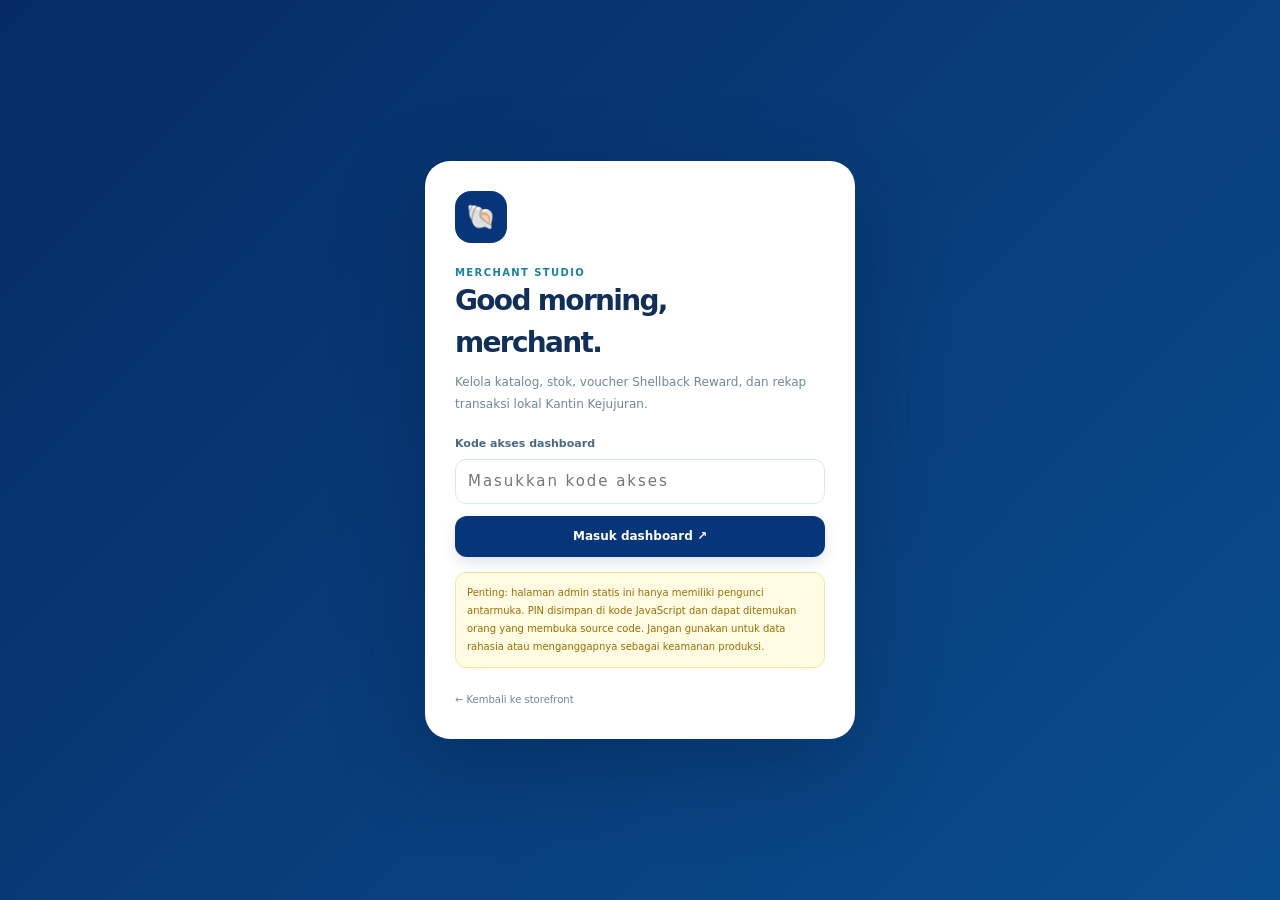
<file: admin.html>
<!doctype html>
<html lang="id">
<head>
  <meta charset="utf-8"><meta name="viewport" content="width=device-width,initial-scale=1"><meta name="theme-color" content="#073579"><meta name="robots" content="noindex,nofollow">
  <title>Merchant Studio — Kantin Kejujuran</title>
  <style>
    :root{--navy:#073579;--navy2:#104d92;--cyan:#6CC2D5;--sky:#80CCDF;--yellow:#FDFB00;--paper:#f5f9fc;--white:#fff;--ink:#102f59;--muted:#71849a;--line:#e0eaf1;--green:#18775f;--red:#b34235;--shadow:0 15px 45px #07357912;--radius:20px}
    *{box-sizing:border-box}body{margin:0;background:var(--paper);color:var(--ink);font-family:Inter,ui-sans-serif,system-ui,-apple-system,BlinkMacSystemFont,"Segoe UI",sans-serif;font-size:14px;line-height:1.5}button,input,select,textarea{font:inherit}button{cursor:pointer}a{color:inherit;text-decoration:none}button:focus-visible,a:focus-visible,input:focus-visible,textarea:focus-visible,select:focus-visible{outline:3px solid #e6dc00;outline-offset:2px}.btn{display:inline-flex;align-items:center;justify-content:center;gap:8px;min-height:41px;padding:0 14px;border-radius:12px;font-weight:800;font-size:12px;border:1px solid transparent;transition:.18s}.btn:hover{transform:translateY(-1px)}.primary{background:var(--navy);color:white;box-shadow:0 6px 14px #07357920}.secondary{background:#fff;color:var(--navy);border-color:#d7e6ef}.yellow{background:var(--yellow);color:var(--navy)}.danger{background:#fff0ed;color:#9c352b;border-color:#ffd8d0}.ghost{background:transparent;color:#597590}.btn:disabled{opacity:.45;cursor:not-allowed;transform:none}.field{width:100%;border:1px solid #d9e6ee;background:white;border-radius:11px;min-height:42px;padding:10px 12px;color:var(--ink);outline:0;font-size:12px}.field:focus{border-color:#69bfd2;box-shadow:0 0 0 3px #6cc2d526}textarea.field{resize:vertical;min-height:80px}.label{display:block;font-size:11px;font-weight:850;color:#496783;margin:0 0 7px}.muted{color:var(--muted)}.tiny{font-size:10px;line-height:1.6}.eyebrow{font-size:10px;letter-spacing:.14em;text-transform:uppercase;font-weight:900;color:#1982a2}.app{display:grid;grid-template-columns:242px minmax(0,1fr);min-height:100vh}.sidebar{background:#062d69;color:#eaf7ff;padding:23px 16px;display:flex;flex-direction:column;gap:25px;position:sticky;top:0;height:100vh}.brand{display:flex;gap:10px;align-items:center;padding:0 9px}.brand-mark{height:41px;width:41px;border-radius:14px;display:grid;place-items:center;color:var(--yellow);background:#ffffff14;border:1px solid #ffffff24}.brand-mark svg{width:24px;height:24px}.brand-title{font-weight:950;font-size:14px;line-height:1.1;letter-spacing:-.04em}.brand-title small{display:block;color:#9ec7e4;font-size:9px;text-transform:uppercase;letter-spacing:.12em;margin-top:5px}.workspace-tag{margin:0 8px;padding:11px 12px;border-radius:13px;background:#ffffff0c;border:1px solid #ffffff18;color:#b9d4ec;font-size:10px;line-height:1.6}.workspace-tag strong{display:block;font-size:12px;color:white}.nav-label{font-size:9px;letter-spacing:.16em;text-transform:uppercase;color:#7fa5cd;font-weight:900;padding:0 12px;margin-bottom:7px}.side-nav{display:grid;gap:5px}.nav-item{display:flex;align-items:center;gap:11px;width:100%;min-height:43px;padding:0 12px;border-radius:12px;background:transparent;color:#bad4ee;text-align:left;font-size:12px;font-weight:750;border:1px solid transparent}.nav-item svg{width:17px;height:17px;opacity:.83}.nav-item:hover{background:#ffffff0b;color:white}.nav-item.active{background:#ffffff16;border-color:#ffffff15;color:white}.nav-item.active svg{color:var(--yellow)}.sidebar-bottom{margin-top:auto;display:grid;gap:8px}.sidebar-bottom .btn{justify-content:flex-start;padding:0 12px;color:#c6dbf0}.sidebar-bottom .btn:hover{background:#ffffff12}.main{min-width:0}.topbar{height:72px;position:sticky;top:0;z-index:20;background:#ffffffd9;backdrop-filter:blur(14px);border-bottom:1px solid var(--line);display:flex;align-items:center;justify-content:space-between;padding:0 30px;gap:15px}.topbar-left{display:flex;align-items:center;gap:12px}.topbar h1{font-size:17px;letter-spacing:-.04em;margin:0}.topbar p{margin:3px 0 0;font-size:10px;color:#8092a5}.avatar{width:37px;height:37px;border-radius:13px;background:#e0f5fb;color:#0b4d89;display:grid;place-items:center;font-weight:950}.topbar-right{display:flex;align-items:center;gap:9px}.status-pill{display:inline-flex;align-items:center;gap:7px;border:1px solid #d6e8ef;background:white;border-radius:999px;padding:7px 10px;font-size:10px;font-weight:800;color:#4d6f8c}.status-dot{width:7px;height:7px;border-radius:50%;background:#1bac82}.content{padding:28px 30px 44px;max-width:1500px;margin:0 auto}.page-head{display:flex;justify-content:space-between;align-items:flex-start;gap:18px;margin-bottom:23px}.page-head h2{margin:4px 0 7px;font-size:28px;letter-spacing:-.06em;line-height:1.08}.page-head p{margin:0;max-width:700px;font-size:12px;line-height:1.7;color:#7489a0}.page-actions{display:flex;gap:8px;flex-wrap:wrap}.alert{padding:13px 15px;border-radius:14px;border:1px solid #e8e5a1;background:#fffde5;color:#625d14;font-size:11px;line-height:1.7;margin-bottom:17px}.alert strong{color:#46450b}.alert.info{border-color:#d5e9f2;background:#effaff;color:#557b98}.alert.danger-alert{border-color:#ffd7d0;background:#fff4f2;color:#993d32}.stats-grid{display:grid;grid-template-columns:repeat(4,minmax(0,1fr));gap:13px;margin-bottom:18px}.stat-card{background:white;border:1px solid var(--line);border-radius:17px;padding:17px;min-width:0}.stat-top{display:flex;align-items:center;justify-content:space-between;gap:9px}.stat-icon{height:35px;width:35px;border-radius:12px;background:#e8f8fc;color:#14799a;display:grid;place-items:center}.stat-icon svg{height:18px;width:18px}.stat-card:nth-child(2) .stat-icon{background:#fffbc8;color:#716b00}.stat-card:nth-child(3) .stat-icon{background:#e3f7ee;color:#178061}.stat-card:nth-child(4) .stat-icon{background:#edf0ff;color:#5b60b6}.stat-label{font-size:10px;font-weight:750;color:#7c8fa2;margin-top:13px}.stat-value{font-size:24px;font-weight:950;letter-spacing:-.055em;margin-top:2px;word-break:break-word}.stat-caption{font-size:10px;color:#91a0af;margin-top:4px;line-height:1.5}.grid-2{display:grid;grid-template-columns:1.15fr .85fr;gap:16px}.panel{background:white;border:1px solid var(--line);border-radius:18px;min-width:0;overflow:hidden}.panel-head{display:flex;align-items:center;justify-content:space-between;gap:15px;padding:17px 18px;border-bottom:1px solid #edf2f6}.panel-head h3{font-size:13px;margin:0;letter-spacing:-.025em}.panel-head p{font-size:10px;color:#8193a4;margin:4px 0 0}.panel-body{padding:18px}.bar-list{display:grid;gap:15px}.bar-row{display:grid;grid-template-columns:minmax(90px,1fr) 2fr 55px;gap:10px;align-items:center;font-size:11px}.bar-track{height:7px;border-radius:99px;background:#edf5f8;overflow:hidden}.bar-fill{height:100%;border-radius:99px;background:linear-gradient(90deg,#6cc2d5,#167fae)}.bar-value{text-align:right;font-weight:850}.task-list{display:grid;gap:10px}.task{display:flex;align-items:flex-start;gap:10px;padding:11px;border-radius:13px;background:#f7fbfd;border:1px solid #e8f1f5}.task-icon{width:28px;height:28px;display:grid;place-items:center;flex-shrink:0;border-radius:10px;background:#e3f7fb;color:#167c9e;font-size:13px}.task strong{font-size:11px;display:block}.task p{font-size:10px;color:#8193a4;margin:3px 0 0;line-height:1.6}.panel-section{margin-top:18px}.table-wrap{overflow:auto}.table{width:100%;border-collapse:collapse;min-width:620px}.table th{font-size:9px;text-transform:uppercase;letter-spacing:.09em;font-weight:900;color:#8295a7;background:#f8fbfd;text-align:left;padding:12px 15px;white-space:nowrap}.table td{font-size:11px;color:#385a7b;padding:13px 15px;border-top:1px solid #eff3f6;vertical-align:middle}.table td strong{color:#143b6c}.product-cell{display:flex;align-items:center;gap:10px;min-width:160px}.product-mini{width:35px;height:35px;border-radius:11px;display:grid;place-items:center;background:#eaf9fd;font-size:17px;flex-shrink:0}.product-cell small{display:block;color:#8a9bad;font-size:9px;margin-top:3px}.badge{display:inline-flex;align-items:center;gap:6px;border-radius:999px;padding:5px 8px;background:#edf9f3;color:#187a5f;font-size:9px;font-weight:850;white-space:nowrap}.badge.warn{background:#fff8d9;color:#8d6c00}.badge.off{background:#ffefec;color:#b14639}.table-actions{display:flex;gap:5px}.small-btn{border:1px solid #dce8ef;background:white;border-radius:8px;height:29px;padding:0 8px;font-size:10px;font-weight:800;color:#315b80}.small-btn:hover{border-color:#8bcbdc}.small-btn.danger{border-color:#ffdbd4;background:#fff3f0;color:#a03a30}.page{display:none}.page.active{display:block}.toolbar{display:flex;align-items:center;justify-content:space-between;gap:12px;flex-wrap:wrap;margin-bottom:14px}.toolbar-left,.toolbar-right{display:flex;align-items:center;gap:8px;flex-wrap:wrap}.toolbar .field{width:auto;min-width:160px}.toolbar input.field{min-width:220px}.table-empty{text-align:center;padding:35px 12px;color:#7d91a5;font-size:12px}.form-grid{display:grid;grid-template-columns:repeat(2,minmax(0,1fr));gap:14px}.form-group{min-width:0}.form-group.full{grid-column:1/-1}.form-actions{display:flex;gap:8px;flex-wrap:wrap;margin-top:19px}.form-card{padding:20px;border:1px solid var(--line);border-radius:18px;background:white}.form-card h3{font-size:14px;margin:0 0 5px}.form-card>p{font-size:10px;color:#8093a6;margin:0 0 18px;line-height:1.7}.product-layout{display:grid;grid-template-columns:minmax(0,1.3fr) minmax(300px,.7fr);gap:16px;align-items:start}.switch-row{display:flex;align-items:center;gap:9px;font-size:11px;color:#4c6e8c}.switch-row input{accent-color:var(--navy)}.codebox{border-radius:13px;background:#0b2d61;color:#d8f2ff;padding:15px;font-family:ui-monospace,SFMono-Regular,Consolas,monospace;font-size:10px;line-height:1.65;overflow-wrap:anywhere;white-space:pre-wrap}.setting-item{display:flex;align-items:flex-start;justify-content:space-between;gap:18px;padding:14px 0;border-bottom:1px solid #edf2f6}.setting-item:last-child{border-bottom:0}.setting-item strong{font-size:11px;display:block}.setting-item p{font-size:10px;color:#8092a4;line-height:1.6;margin:4px 0 0;max-width:600px}.setting-item .right{min-width:160px;max-width:240px}.calc-result{display:flex;align-items:center;justify-content:space-between;gap:10px;border-radius:12px;background:#effaff;border:1px solid #d9edf5;padding:12px;font-size:11px;margin-top:12px}.calc-result strong{font-size:17px;letter-spacing:-.04em}.empty-card{text-align:center;padding:30px 15px;color:#8295a7}.empty-card .big{font-size:30px}.empty-card h3{color:#294c73;margin:10px 0 5px;font-size:14px}.empty-card p{margin:0;font-size:11px;line-height:1.7}.toast-wrap{position:fixed;top:85px;right:20px;z-index:100;display:grid;gap:8px;width:min(360px,calc(100% - 40px));pointer-events:none}.toast{background:#092f68;color:white;border-radius:12px;padding:12px 14px;font-size:11px;font-weight:750;box-shadow:0 12px 30px #07357928}.toast.error{background:#8f332b}.modal-backdrop{position:fixed;inset:0;background:#05234fc5;z-index:80;display:none;place-items:center;padding:16px;backdrop-filter:blur(3px)}.modal-backdrop.open{display:grid}.modal{width:min(580px,100%);max-height:90vh;overflow:auto;border-radius:20px;background:#f8fcff;box-shadow:0 24px 70px #001d4b44}.modal-header{padding:18px 20px;background:white;border-bottom:1px solid var(--line);display:flex;align-items:center;justify-content:space-between;gap:15px}.modal-header h3{font-size:17px;letter-spacing:-.04em;margin:0}.modal-body{padding:20px}.close-x{height:35px;width:35px;border-radius:11px;background:#edf7fb;color:#254c76;font-size:19px}.login-screen{position:fixed;inset:0;z-index:200;background:linear-gradient(135deg,#062b64,#0a4d8e);display:grid;place-items:center;padding:20px}.login-card{width:min(430px,100%);background:white;border-radius:25px;padding:30px;box-shadow:0 30px 90px #00184055}.login-brand{height:52px;width:52px;border-radius:16px;background:var(--navy);color:var(--yellow);display:grid;place-items:center;font-size:24px;margin-bottom:22px}.login-card h1{font-size:28px;letter-spacing:-.06em;margin:0 0 8px}.login-card>p{font-size:12px;color:#71869b;line-height:1.8;margin:0 0 20px}.login-card .field{font-size:15px;letter-spacing:.13em}.login-warning{font-size:10px!important;color:#9a6e04!important;background:#fffbe3;border:1px solid #eee9a7;border-radius:11px;padding:11px;margin-top:15px!important}.hidden{display:none!important}
    @media(max-width:1100px){.app{grid-template-columns:210px minmax(0,1fr)}.content{padding:23px 21px 38px}.topbar{padding:0 21px}.stats-grid{grid-template-columns:repeat(2,minmax(0,1fr))}.grid-2{grid-template-columns:1fr}.product-layout{grid-template-columns:1fr}}
    @media(max-width:720px){.app{display:block}.sidebar{position:fixed;z-index:40;left:0;right:0;top:auto;bottom:0;height:66px;padding:7px 7px calc(7px + env(safe-area-inset-bottom));display:block;border-top:1px solid #ffffff20}.sidebar .brand,.workspace-tag,.nav-label,.sidebar-bottom{display:none}.side-nav{display:grid;grid-template-columns:repeat(5,1fr);gap:3px}.nav-item{min-height:49px;padding:5px 2px;display:flex;flex-direction:column;justify-content:center;gap:3px;text-align:center;font-size:8px;border-radius:10px}.nav-item svg{height:17px;width:17px}.topbar{height:61px;padding:0 14px}.topbar h1{font-size:14px}.topbar p{font-size:9px}.topbar .status-pill{display:none}.topbar-right .btn{min-height:35px;padding-inline:9px;font-size:10px}.avatar{height:32px;width:32px}.content{padding:20px 13px 94px}.page-head{display:block;margin-bottom:17px}.page-head h2{font-size:25px}.page-head p{font-size:11px}.page-actions{margin-top:13px}.page-actions .btn{flex:1}.stats-grid{gap:9px}.stat-card{padding:13px;border-radius:15px}.stat-icon{height:31px;width:31px}.stat-label{font-size:9px;margin-top:10px}.stat-value{font-size:21px}.stat-caption{font-size:9px}.panel{border-radius:15px}.panel-head{padding:14px}.panel-body{padding:14px}.bar-row{grid-template-columns:minmax(80px,1fr) 1.1fr 48px;gap:7px}.toolbar{align-items:stretch}.toolbar-left,.toolbar-right{width:100%}.toolbar input.field{width:100%;min-width:0}.toolbar .field{flex:1;min-width:0}.toolbar .btn{flex-shrink:0}.form-grid{grid-template-columns:1fr;gap:12px}.form-group.full{grid-column:auto}.form-card{padding:15px}.setting-item{display:block}.setting-item .right{margin-top:10px;max-width:none;min-width:0}.setting-item .right .field{max-width:none}.form-actions .btn{flex:1}.table th,.table td{padding:11px}.product-layout{gap:12px}.modal{border-radius:20px 20px 0 0;max-height:94vh}.modal-backdrop{align-items:end;padding:0}.login-card{padding:24px}.toast-wrap{top:70px;right:10px;width:calc(100% - 20px)}}
    @media(prefers-reduced-motion:reduce){*,*:before,*:after{transition:none!important;animation:none!important}}
  </style>
</head>
<body>
  <div id="loginScreen" class="login-screen"><div class="login-card"><div class="login-brand">🐚</div><div class="eyebrow">MERCHANT STUDIO</div><h1>Good morning,<br>merchant.</h1><p>Kelola katalog, stok, voucher Shellback Reward, dan rekap transaksi lokal Kantin Kejujuran.</p><form id="loginForm"><label class="label" for="adminPinInput">Kode akses dashboard</label><input class="field" id="adminPinInput" type="password" placeholder="Masukkan kode akses" autocomplete="current-password" required><button class="btn primary" style="width:100%;margin-top:12px" type="submit">Masuk dashboard ↗</button></form><p class="login-warning">Penting: halaman admin statis ini hanya memiliki pengunci antarmuka. PIN disimpan di kode JavaScript dan dapat ditemukan orang yang membuka source code. Jangan gunakan untuk data rahasia atau menganggapnya sebagai keamanan produksi.</p><a href="index.html" class="tiny muted">← Kembali ke storefront</a></div></div>
  <div class="app hidden" id="adminApp">
    <aside class="sidebar"><a class="brand" href="index.html"><span class="brand-mark"><svg viewBox="0 0 28 28" fill="none"><path d="M14 3.4c-2.4 4-7.9 8.1-7.9 13.2A7.9 7.9 0 0 0 14 24.5a7.9 7.9 0 0 0 7.9-7.9C21.9 11.5 16.5 7.4 14 3.4Z" stroke="currentColor" stroke-width="2"/><path d="M9.3 16.7c.2 2.1 1.7 3.6 3.7 4" stroke="currentColor" stroke-width="2" stroke-linecap="round"/></svg></span><span class="brand-title">Kantin Kejujuran<small>Merchant studio</small></span></a><div class="workspace-tag"><strong>Local workspace</strong>Semua perubahan tersimpan di browser ini sampai diekspor ke GitHub.</div><div><div class="nav-label">Workspace</div><nav class="side-nav" id="sideNav"><button class="nav-item active" data-page="dashboard"><svg viewBox="0 0 24 24" fill="none"><rect x="3" y="3" width="7" height="7" rx="1.5" stroke="currentColor" stroke-width="1.7"/><rect x="14" y="3" width="7" height="7" rx="1.5" stroke="currentColor" stroke-width="1.7"/><rect x="3" y="14" width="7" height="7" rx="1.5" stroke="currentColor" stroke-width="1.7"/><rect x="14" y="14" width="7" height="7" rx="1.5" stroke="currentColor" stroke-width="1.7"/></svg>Overview</button><button class="nav-item" data-page="products"><svg viewBox="0 0 24 24" fill="none"><path d="m4 7 8-4 8 4-8 4-8-4Z M4 7v10l8 4 8-4V7M12 11v10" stroke="currentColor" stroke-width="1.7" stroke-linejoin="round"/></svg>Produk</button><button class="nav-item" data-page="stock"><svg viewBox="0 0 24 24" fill="none"><path d="M4 19V5m0 14h16M8 15l3-4 3 2 5-7" stroke="currentColor" stroke-width="1.8" stroke-linecap="round" stroke-linejoin="round"/></svg>Stok</button><button class="nav-item" data-page="transactions"><svg viewBox="0 0 24 24" fill="none"><path d="M5 3h14v18H5zM8 7h8M8 11h8M8 15h5" stroke="currentColor" stroke-width="1.7" stroke-linecap="round"/></svg>Transaksi</button><button class="nav-item" data-page="settings"><svg viewBox="0 0 24 24" fill="none"><circle cx="12" cy="12" r="3" stroke="currentColor" stroke-width="1.7"/><path d="m19.4 15 .1.1a1.8 1.8 0 0 1-2.5 2.5l-.1-.1a1.8 1.8 0 0 0-3.1 1.3v.2a1.8 1.8 0 0 1-3.6 0v-.2a1.8 1.8 0 0 0-3.1-1.3l-.1.1a1.8 1.8 0 0 1-2.5-2.5l.1-.1A1.8 1.8 0 0 0 3.3 12H3a1.8 1.8 0 0 1 0-3.6h.2a1.8 1.8 0 0 0 1.3-3.1l-.1-.1A1.8 1.8 0 0 1 7 2.7l.1.1a1.8 1.8 0 0 0 3.1-1.3v-.2a1.8 1.8 0 0 1 3.6 0v.2a1.8 1.8 0 0 0 3.1 1.3l.1-.1a1.8 1.8 0 0 1 2.5 2.5l-.1.1a1.8 1.8 0 0 0 1.3 3.1h.2a1.8 1.8 0 0 1 0 3.6h-.2a1.8 1.8 0 0 0-1.2 3.1Z" stroke="currentColor" stroke-width="1.4" stroke-linejoin="round" transform="translate(1 1) scale(.92)"/></svg>Pengaturan</button></nav></div><div class="sidebar-bottom"><a href="index.html" class="btn ghost">↗ Lihat storefront</a><button type="button" class="btn ghost" id="lockBtn">⌑ Kunci dashboard</button></div></aside>
    <main class="main"><header class="topbar"><div class="topbar-left"><div><h1 id="topTitle">Overview</h1><p id="topSubtitle">Ringkasan data pada perangkat ini</p></div></div><div class="topbar-right"><span class="status-pill"><span class="status-dot"></span>Local mode</span><a class="btn secondary" href="index.html">Lihat website ↗</a><div class="avatar">KJ</div></div></header>
      <div class="content">
        <section class="page active" id="page-dashboard"><div class="page-head"><div><div class="eyebrow">YOUR LITTLE BUSINESS, AT A GLANCE</div><h2>Overview</h2><p>Selamat datang di Merchant Studio. Angka di bawah berasal dari data lokal atau berkas yang telah diimpor, bukan seluruh perangkat siswa.</p></div><div class="page-actions"><button class="btn secondary" id="dashboardExportBtn">Ekspor laporan</button><button class="btn yellow" id="dashboardAddProductBtn">＋ Tambah produk</button></div></div><div class="alert"><strong>Local-only workspace.</strong> Karena website menggunakan GitHub Pages tanpa backend, transaksi dari HP siswa tidak muncul otomatis di sini. Kumpulkan bukti/berkas transaksi secara manual untuk rekap bersama.</div><div class="stats-grid"><article class="stat-card"><div class="stat-top"><div class="stat-icon">↗</div><span class="badge">LOCAL</span></div><div class="stat-label">Pendapatan sejak reset</div><div class="stat-value" id="statRevenue">Rp0</div><div class="stat-caption">Nilai yang dilaporkan dari transaksi lokal/impor; bukan verifikasi penerimaan</div></article><article class="stat-card"><div class="stat-top"><div class="stat-icon">▦</div><span class="badge" id="statProductBadge">0 menu</span></div><div class="stat-label">Produk aktif</div><div class="stat-value" id="statProducts">0</div><div class="stat-caption">Produk dalam draft katalog lokal</div></article><article class="stat-card"><div class="stat-top"><div class="stat-icon">✓</div><span class="badge warn">BELUM TERPUSAT</span></div><div class="stat-label">Laporan transaksi</div><div class="stat-value" id="statTransactions">0</div><div class="stat-caption">Lokal + data yang pernah diimpor</div></article><article class="stat-card"><div class="stat-top"><div class="stat-icon">!</div><span class="badge warn">CHECK</span></div><div class="stat-label">Stok rendah / habis</div><div class="stat-value" id="statLowStock">0</div><div class="stat-caption">Berdasarkan ambang yang disetel</div></article></div><div class="grid-2"><section class="panel"><div class="panel-head"><div><h3>Menu & ketersediaan</h3><p>Stok dari perangkat ini</p></div><button class="btn secondary" data-go="stock">Lihat stok →</button></div><div class="panel-body"><div class="bar-list" id="stockBarList"></div></div></section><section class="panel"><div class="panel-head"><div><h3>Quick actions</h3><p>Hal yang sering dilakukan</p></div></div><div class="panel-body"><div class="task-list"><div class="task"><div class="task-icon">＋</div><div><strong>Tambah pilihan menu</strong><p>Buat produk baru atau ubah harga dan kategori.</p><button class="small-btn" style="margin-top:7px" data-go="products">Kelola produk →</button></div></div><div class="task"><div class="task-icon">🐚</div><div><strong>Shellback Reward</strong><p>Atur persentase diskon dan kode yang dibagikan setelah konfirmasi WhatsApp.</p><button class="small-btn" style="margin-top:7px" data-go="settings">Atur voucher →</button></div></div><div class="task"><div class="task-icon">⇅</div><div><strong>Terbitkan pembaruan</strong><p>Ekspor konfigurasi, lalu unggah file hasil ekspor ke repository GitHub.</p><button class="small-btn" style="margin-top:7px" id="quickExportConfig">Ekspor config →</button></div></div></div></div></section></div><section class="panel panel-section"><div class="panel-head"><div><h3>Transaksi terakhir</h3><p>Daftar pada browser ini dan transaksi yang diimpor</p></div><button class="btn secondary" data-go="transactions">Semua transaksi →</button></div><div class="table-wrap"><table class="table"><thead><tr><th>ID transaksi</th><th>Tanggal</th><th>Item</th><th>Total</th><th>Status</th><th>Sumber</th></tr></thead><tbody id="recentTransactions"></tbody></table></div></section></section>

        <section class="page" id="page-products"><div class="page-head"><div><div class="eyebrow">CATALOG MANAGEMENT</div><h2>Produk & menu</h2><p>Atur nama, harga, kategori, gambar ilustrasi, status aktif, dan stok yang tercatat. Perubahan global perlu diekspor dan diterbitkan di GitHub.</p></div><div class="page-actions"><button class="btn secondary" id="exportProductsBtn">Ekspor katalog</button><button class="btn primary" id="newProductBtn">＋ Produk baru</button></div></div><div class="alert info">Perubahan yang disimpan di sini berlaku pada browser admin ini saja. Untuk menampilkan perubahan pada semua pengunjung, ekspor `kantin-config.json`, unggah ke repository, lalu tunggu GitHub Pages menerbitkannya.</div><div class="toolbar"><div class="toolbar-left"><input class="field" id="productSearchAdmin" type="search" placeholder="Cari nama produk…" aria-label="Cari produk"><select class="field" id="productCategoryFilter" aria-label="Filter kategori"><option value="Semua">Semua kategori</option></select></div><div class="toolbar-right"><button class="btn secondary" id="importProductsBtn">Impor JSON</button><input type="file" id="productsFileInput" accept="application/json,.json" class="hidden"></div></div><section class="panel"><div class="table-wrap"><table class="table"><thead><tr><th>Produk</th><th>Kategori</th><th>Harga</th><th>Stok lokal</th><th>Status</th><th>Aksi</th></tr></thead><tbody id="productsTableBody"></tbody></table></div></section><div class="tiny muted" style="margin-top:11px">Tip: gunakan Arsip/nonaktif untuk menyimpan sejarah produk. Jika dihapus, produk dihapus dari draft katalog lokal, tetapi snapshot transaksi lama tetap disimpan.</div></section>

        <section class="page" id="page-stock"><div class="page-head"><div><div class="eyebrow">RESTOCK & COUNTING</div><h2>Stok barang</h2><p>Gunakan angka ini sebagai catatan stok perangkat. Periksa barang fisik sebelum mengubahnya.</p></div><div class="page-actions"><button class="btn secondary" id="exportStockBtn">Ekspor mutasi CSV</button><button class="btn danger" id="resetStockBtn">Reset stok</button></div></div><div class="alert"><strong>Bukan stok real-time.</strong> Transaksi dari HP pembeli lain tidak mengurangi stok pada dashboard ini. Untuk pembaruan bersama, sesuaikan stok fisik lalu ekspor katalog dan terbitkan melalui GitHub.</div><section class="panel"><div class="panel-head"><div><h3>Stock control</h3><p>Sesuaikan setelah pengecekan fisik</p></div><button class="btn secondary" id="stockExportConfigBtn">Ekspor katalog →</button></div><div class="table-wrap"><table class="table"><thead><tr><th>Produk</th><th>Stok saat ini</th><th>Stok awal</th><th>Ambang rendah</th><th>Penyesuaian</th></tr></thead><tbody id="stockTableBody"></tbody></table></div></section><section class="panel panel-section"><div class="panel-head"><div><h3>Catat mutasi stok</h3><p>Barang masuk, rusak, kedaluwarsa, atau penyesuaian fisik</p></div></div><div class="panel-body"><form id="stockMovementForm" class="form-grid"><div class="form-group"><label class="label" for="movementProduct">Produk</label><select class="field" id="movementProduct" required></select></div><div class="form-group"><label class="label" for="movementType">Jenis mutasi</label><select class="field" id="movementType"><option value="in">Barang masuk</option><option value="damaged">Rusak / kedaluwarsa</option><option value="adjust">Penyesuaian fisik</option></select></div><div class="form-group"><label class="label" id="movementQuantityLabel" for="movementQuantity">Jumlah (pcs/cup)</label><input class="field" id="movementQuantity" type="number" step="1" min="0" required placeholder="Contoh: 5"></div><div class="form-group"><label class="label" for="movementNote">Catatan</label><input class="field" id="movementNote" maxlength="160" placeholder="Contoh: restock pagi hari"></div><div class="form-group full"><button class="btn primary" type="submit">Simpan mutasi lokal</button><span class="tiny muted" style="margin-left:10px">Penyesuaian stok juga belum dipublikasikan ke pengunjung lain.</span></div></form></div></section></section>

        <section class="page" id="page-transactions"><div class="page-head"><div><div class="eyebrow">LOCAL LEDGER</div><h2>Transaksi & pendapatan</h2><p>Kelola transaksi yang tersimpan di perangkat ini serta berkas yang diserahkan secara manual dari perangkat lain.</p></div><div class="page-actions"><button class="btn secondary" id="exportTransactionsJsonBtn">Ekspor JSON</button><button class="btn primary" id="exportTransactionsCsvBtn">Ekspor CSV</button></div></div><div class="alert danger-alert"><strong>Perhatian:</strong> tombol reset pendapatan hanya mengatur ulang penghitung; riwayat transaksi tetap disimpan untuk audit dan dapat diekspor seperti biasa.</div><div class="toolbar"><div class="toolbar-left"><input class="field" id="txSearch" type="search" placeholder="Cari ID transaksi…"><select class="field" id="txStatusFilter"><option value="Semua">Semua status</option><option value="Belum diverifikasi">Belum diverifikasi</option><option value="Terverifikasi">Terverifikasi manual</option></select><select class="field" id="txSourceFilter"><option value="Semua">Semua sumber</option><option value="storefront-local">Storefront lokal</option><option value="imported">Hasil impor</option></select></div><div class="toolbar-right"><button class="btn secondary" id="importTransactionsBtn">Impor JSON</button><input type="file" id="transactionsFileInput" accept="application/json,.json" class="hidden"><button class="btn danger" id="resetRevenueBtn">Reset pendapatan</button></div></div><section class="panel"><div class="table-wrap"><table class="table"><thead><tr><th>ID transaksi</th><th>Tanggal</th><th>Item</th><th>Metode</th><th>Total</th><th>Status</th><th>Sumber</th><th>Aksi</th></tr></thead><tbody id="transactionsTableBody"></tbody></table></div></section><section class="panel panel-section"><div class="panel-head"><div><h3>Rekonsiliasi pembayaran</h3><p>Bandingkan nilai yang dilaporkan dengan nilai aktual/bukti resmi</p></div></div><div class="panel-body"><form id="reconciliationForm" class="form-grid"><div class="form-group"><label class="label" for="reconMethod">Metode</label><select id="reconMethod" class="field"><option value="QRIS">QRIS</option><option value="Tunai">Tunai</option></select></div><div class="form-group"><label class="label" for="reconDate">Tanggal pemeriksaan</label><input id="reconDate" class="field" type="date" required></div><div class="form-group"><label class="label" for="reconReported">Total yang dilaporkan (Rp)</label><input id="reconReported" class="field" type="number" min="0" step="1" required value="0"></div><div class="form-group"><label class="label" for="reconActual">Total aktual/terverifikasi (Rp)</label><input id="reconActual" class="field" type="number" min="0" step="1" required value="0"></div><div class="form-group full"><label class="label" for="reconNote">Catatan pemeriksaan</label><textarea id="reconNote" class="field" maxlength="500" placeholder="Catat sumber bukti atau hal yang perlu ditindaklanjuti tanpa menuduh individu."></textarea></div><div class="form-group full"><div class="calc-result"><span>Selisih (aktual − dilaporkan)</span><strong id="reconDifference">Rp0</strong></div><div class="form-actions"><button class="btn primary" type="submit">Simpan rekonsiliasi lokal</button><button class="btn secondary" type="button" id="exportReconciliationBtn">Ekspor laporan</button></div></div></form></div></section><section class="panel panel-section"><div class="panel-head"><div><h3>Rekonsiliasi tersimpan</h3><p>Catatan lokal, bukan bukti audit terpusat</p></div></div><div class="table-wrap"><table class="table"><thead><tr><th>Tanggal</th><th>Metode</th><th>Dilaporkan</th><th>Aktual</th><th>Selisih</th><th>Catatan</th></tr></thead><tbody id="reconciliationTableBody"></tbody></table></div></section></section>

        <section class="page" id="page-settings"><div class="page-head"><div><div class="eyebrow">PUBLIC CONFIGURATION</div><h2>Pengaturan merchant</h2><p>Atur Shellback Reward, aset QR, dan kontak WhatsApp. Simpan lokal untuk browser ini atau ekspor konfigurasi untuk diterbitkan di GitHub.</p></div><div class="page-actions"><button class="btn yellow" id="exportConfigBtn">Ekspor untuk GitHub ↗</button></div></div><div class="alert"><strong>Global update = GitHub commit.</strong> Menekan Simpan hanya mengubah browser ini. Untuk semua pengunjung, ekspor `kantin-config.json` lalu unggah dan commit file tersebut ke repository.</div><div class="product-layout"><section class="form-card"><h3>Voucher Shellback Reward 🐚</h3><p>Kode hanya diberikan admin melalui WhatsApp setelah pembeli mengonfirmasi membawa wadah sendiri. Jangan menganggap kode dalam front-end sebagai rahasia yang aman.</p><form id="settingsForm"><div class="form-grid"><div class="form-group"><label class="label" for="settingVoucherCode">Kode voucher</label><input class="field" id="settingVoucherCode" maxlength="32" required value="SHELLBACK10"></div><div class="form-group"><label class="label" for="settingDiscount">Diskon (%)</label><input class="field" id="settingDiscount" type="number" min="0" max="100" step="1" required value="10"></div><div class="form-group"><label class="label" for="settingLowStock">Ambang stok rendah</label><input class="field" id="settingLowStock" type="number" min="0" max="100000" step="1" required value="5"></div><div class="form-group"><label class="label" for="settingWhatsApp">Nomor WhatsApp admin</label><input class="field" id="settingWhatsApp" inputmode="tel" placeholder="62812xxxxxxxx" value=""><p class="tiny muted">Format internasional tanpa tanda +, spasi, atau tanda hubung.</p></div><div class="form-group full"><label class="label" for="settingQrisPath">Path gambar QRIS</label><input class="field" id="settingQrisPath" value="assets/qris.png" placeholder="assets/qris.png"><p class="tiny muted">Simpan gambar QRIS resmi pada folder repository sesuai path ini. Tidak membuat QRIS otomatis.</p></div><div class="form-group full"><label class="label" for="settingWhatsAppQrPath">Path QR WhatsApp (opsional)</label><input class="field" id="settingWhatsAppQrPath" value="assets/whatsapp-qr.png" placeholder="assets/whatsapp-qr.png"><p class="tiny muted">Gunakan QR akun resmi merchant, bukan QR buatan yang belum diverifikasi.</p></div></div><div class="form-actions"><button class="btn primary" type="submit">Simpan pengaturan lokal</button><button class="btn secondary" id="resetSettingsBtn" type="button">Kembali ke config publik</button></div></form></section><section class="form-card"><h3>Publish checklist</h3><p>Untuk menyebarkan menu, stok, dan voucher ke seluruh pengunjung website.</p><div class="task-list"><div class="task"><div class="task-icon">1</div><div><strong>Atur katalog dan voucher</strong><p>Simpan perubahan di browser admin.</p></div></div><div class="task"><div class="task-icon">2</div><div><strong>Ekspor `kantin-config.json`</strong><p>File berisi produk publik, harga, stok awal, dan pengaturan voucher/QR.</p></div></div><div class="task"><div class="task-icon">3</div><div><strong>Unggah ke repository</strong><p>Ganti file di root repo dan commit changes.</p></div></div><div class="task"><div class="task-icon">4</div><div><strong>Tunggu publikasi selesai</strong><p>Pengunjung akan membaca config yang baru ketika GitHub Pages telah memperbarui situs.</p></div></div></div><button class="btn secondary" id="exportConfigFromCard" style="width:100%;margin-top:14px">Download kantin-config.json</button><div class="alert info" style="margin:14px 0 0">Karena kode voucher berada di website statis, orang yang mengetahui kode dapat menirunya. Pemberian voucher manual melalui WhatsApp membantu alur, tetapi tidak dapat ditegakkan sebagai kontrol rahasia tanpa backend.</div></section></div><section class="panel panel-section"><div class="panel-head"><div><h3>Backup & pemulihan</h3><p>Ekspor data lokal untuk mengurangi risiko kehilangan catatan</p></div></div><div class="panel-body"><div class="setting-item"><div><strong>Backup penuh dari browser ini</strong><p>Produk, stok, pengaturan, transaksi, feedback, mutasi stok, dan rekonsiliasi lokal.</p></div><div class="right"><button class="btn secondary" id="fullBackupBtn" style="width:100%">Ekspor backup JSON</button></div></div><div class="setting-item"><div><strong>Impor backup penuh</strong><p>Ganti beberapa bagian data lokal dengan file backup yang valid. Disarankan unduh backup terbaru sebelum impor.</p></div><div class="right"><button class="btn secondary" id="importBackupBtn" style="width:100%">Pilih file backup</button><input type="file" id="backupFileInput" accept="application/json,.json" class="hidden"></div></div><div class="setting-item"><div><strong>Umpan balik lokal</strong><p>Refleksi yang dibuat pada browser ini. Data dari perangkat siswa lain harus dikumpulkan secara manual.</p></div><div class="right"><button class="btn secondary" id="exportFeedbackBtn" style="width:100%">Ekspor feedback</button></div></div></div></section></section>
      </div>
    </main>
  </div>
  <div class="toast-wrap" id="toastWrap" aria-live="polite"></div>
  <div class="modal-backdrop" id="productModal"><div class="modal" role="dialog" aria-modal="true" aria-labelledby="productModalTitle"><div class="modal-header"><h3 id="productModalTitle">Produk baru</h3><button class="close-x" type="button" data-close-modal aria-label="Tutup">×</button></div><div class="modal-body"><form id="productForm"><input type="hidden" id="editProductId"><div class="form-grid"><div class="form-group"><label class="label" for="productName">Nama produk</label><input class="field" id="productName" required maxlength="80" placeholder="Contoh: Roti cokelat"></div><div class="form-group"><label class="label" for="productCategory">Kategori</label><input class="field" id="productCategory" required maxlength="40" placeholder="Makanan / Minuman"></div><div class="form-group"><label class="label" for="productPrice">Harga (rupiah)</label><input class="field" id="productPrice" required type="number" min="0" step="1" placeholder="5000"></div><div class="form-group"><label class="label" for="productUnit">Satuan</label><input class="field" id="productUnit" required maxlength="20" value="pcs"></div><div class="form-group"><label class="label" for="productStock">Stok awal / saat ini</label><input class="field" id="productStock" required type="number" min="0" step="1" value="0"></div><div class="form-group"><label class="label" for="productArt">Ilustrasi kartu</label><select class="field" id="productArt"><option value="bun">Bakpau</option><option value="dimsum">Dimsum</option><option value="juice">Jus / minuman</option><option value="keychain">Gantungan kunci</option><option value="generic">Produk umum</option></select></div><div class="form-group full"><label class="label" for="productDescription">Deskripsi singkat</label><textarea class="field" id="productDescription" maxlength="200" rows="2" placeholder="Deskripsi yang jelas dan ramah"></textarea></div><div class="form-group full"><label class="switch-row"><input type="checkbox" id="productActive" checked> Produk aktif dan ditampilkan di katalog</label></div></div><div class="form-actions"><button class="btn primary" type="submit">Simpan produk</button><button class="btn secondary" type="button" data-close-modal>Batal</button></div></form></div></div></div>
  <script>
    'use strict';
    /* Change this value before deployment. This is a front-end gate, NOT secure authentication. */
    const ADMIN_PIN = 'KJ2026';
    const K={cart:'kj_cart_v1',transactions:'kj_transactions_v1',stock:'kj_stock_v1',products:'kj_products_v1',settings:'kj_settings_v1',feedback:'kj_feedback_v1',reconciliation:'kj_reconciliation_v1',movements:'kj_stock_movements_v1',revenueExcluded:'kj_revenue_excluded_txids_v1'};
    const DEFAULT={brandName:'Kantin Kejujuran',tagline:'Ambil Sesuai Kebutuhan, Bayar Sesuai Kejujuran.',qrisImage:'assets/qris.png',whatsappNumber:'',whatsappQrImage:'assets/whatsapp-qr.png',voucherCode:'SHELLBACK10',discountPercent:10,lowStockThreshold:5,products:[{id:'gantungan-kunci',name:'Gantungan Kunci',description:'Souvenir kecil untuk menemani hari sekolahmu.',category:'Merchandise',price:6000,unit:'pcs',stock:9,initialStock:9,active:true,art:'keychain'},{id:'bakpau-kacang-hijau',name:'Bakpau Kacang Hijau',description:'Bakpau lembut dengan isian kacang hijau.',category:'Makanan',price:2000,unit:'pcs',stock:20,initialStock:20,active:true,art:'bun'},{id:'dimsum-sayur',name:'Dimsum Sayur',description:'Gigitan hangat dengan isian sayuran.',category:'Makanan',price:2500,unit:'pcs',stock:20,initialStock:20,active:true,art:'dimsum'},{id:'jus-buah',name:'Jus Buah',description:'Minuman buah segar untuk menemani istirahat.',category:'Minuman',price:6000,unit:'cup',stock:20,initialStock:20,active:true,art:'juice'}]};
    function clone(x){return JSON.parse(JSON.stringify(x));}function normaliseId(value){return String(value||'').normalize('NFD').replace(/[\u0300-\u036f]/g,'').toLowerCase().trim().replace(/[^a-z0-9]+/g,'-').replace(/^-|-$/g,'');}function safeArray(value){return Array.isArray(value)?value:[]}function safeRecord(value){return value&&typeof value==='object'&&!Array.isArray(value)?value:{}}function safeStock(value){return Object.fromEntries(Object.entries(safeRecord(value)).map(([k,v])=>[k,Number(v)]).filter(([,v])=>Number.isInteger(v)&&v>=0))}const $=id=>document.getElementById(id);let publicConfig=clone(DEFAULT), products=clone(DEFAULT.products), settings={},transactions=[],stock={},movements=[],reconciliations=[],feedback=[],revenueExcludedIds=new Set();const money=n=>new Intl.NumberFormat('id-ID',{style:'currency',currency:'IDR',maximumFractionDigits:0}).format(Number(n)||0).replace(/\u00a0/g,'');const esc=s=>String(s??'').replace(/[&<>"']/g,c=>({'&':'&amp;','<':'&lt;','>':'&gt;','"':'&quot;',"'":'&#39;'}[c]));const get=(key,fallback)=>{try{const v=localStorage.getItem(key);return v===null?clone(fallback):JSON.parse(v)}catch{return clone(fallback)}};const put=(key,val)=>{try{localStorage.setItem(key,JSON.stringify(val));return true}catch{notify('Penyimpanan browser tidak tersedia atau penuh.',true);return false}};const activeProducts=()=>products.filter(p=>p.active!==false);const stockFor=p=>Number.isInteger(stock[p.id])&&stock[p.id]>=0?stock[p.id]:Math.max(0,Number(p.stock)||0);const dateText=v=>{try{return new Intl.DateTimeFormat('id-ID',{dateStyle:'medium',timeStyle:'short'}).format(new Date(v))}catch{return String(v||'—')}};
    async function init(){try{const r=await fetch('./kantin-config.json',{cache:'no-store'});if(r.ok){const d=await r.json();if(d&&typeof d==='object'&&!Array.isArray(d)){publicConfig={...clone(DEFAULT),...d};if(!Array.isArray(d.products))publicConfig.products=clone(DEFAULT.products);}}}catch{}const storedProducts=get(K.products,null);const productSource=Array.isArray(storedProducts)?storedProducts:(Array.isArray(publicConfig.products)?publicConfig.products:DEFAULT.products);products=safeArray(productSource).filter(p=>p&&typeof p.id==='string'&&typeof p.name==='string'&&Number.isFinite(Number(p.price))&&Number(p.price)>=0).map(p=>({...p,price:Math.round(Number(p.price))}));settings={...publicConfig,...safeRecord(get(K.settings,{}))};transactions=safeArray(get(K.transactions,[])).filter(t=>t&&typeof t.id==='string'&&Array.isArray(t.items)&&Number.isFinite(Number(t.total)));stock=safeStock(get(K.stock,{}));movements=safeArray(get(K.movements,[])).filter(m=>m&&typeof m==='object');reconciliations=safeArray(get(K.reconciliation,[])).filter(r=>r&&typeof r==='object');feedback=safeArray(get(K.feedback,[])).filter(f=>f&&typeof f==='object');revenueExcludedIds=new Set(safeArray(get(K.revenueExcluded,[])).map(String));$('settingVoucherCode').value=settings.voucherCode||'SHELLBACK10';$('settingDiscount').value=Number(settings.discountPercent??10);$('settingLowStock').value=Number(settings.lowStockThreshold??5);$('settingWhatsApp').value=settings.whatsappNumber||'';$('settingQrisPath').value=settings.qrisImage||'assets/qris.png';$('settingWhatsAppQrPath').value=settings.whatsappQrImage||'assets/whatsapp-qr.png';$('reconDate').value=new Date().toISOString().slice(0,10);refreshAll();}
    function notify(msg,error=false){const el=document.createElement('div');el.className='toast'+(error?' error':'');el.textContent=msg;$('toastWrap').appendChild(el);setTimeout(()=>el.remove(),3200)}function saveProducts(){return put(K.products,products)}function saveSettings(){return put(K.settings,settings)}function saveStock(){return put(K.stock,stock)}function saveTransactions(){return put(K.transactions,transactions)}function localRevenue(){return transactions.reduce((s,t)=>s+(revenueExcludedIds.has(String(t.id))?0:Math.max(0,Number(t.total)||0)),0)}function productEmoji(p){return ({keychain:'🔑',bun:'🥟',dimsum:'🥬',juice:'🧃',generic:'🐚'})[p.art]||'🐚'}function stockState(p){const n=stockFor(p),threshold=Number(settings.lowStockThreshold??5);return n<=0?['Habis','off']:n<=threshold?['Stok rendah','warn']:['Tersedia','']}
    function refreshAll(){renderDashboard();renderProducts();renderStock();renderTransactions();renderReconciliations();refreshCategories();refreshMovementProducts();refreshTop();}
    const pageNames={dashboard:['Overview','Ringkasan data pada perangkat ini'],products:['Produk & menu','Kelola katalog lokal'],stock:['Stok barang','Pencatatan stok dan mutasi'],transactions:['Transaksi & pendapatan','Laporan lokal dan rekonsiliasi'],settings:['Pengaturan merchant','Voucher, QRIS, WhatsApp dan backup']};function navigate(page){document.querySelectorAll('.page').forEach(p=>p.classList.toggle('active',p.id==='page-'+page));document.querySelectorAll('.nav-item[data-page]').forEach(b=>b.classList.toggle('active',b.dataset.page===page));$('topTitle').textContent=pageNames[page][0];$('topSubtitle').textContent=pageNames[page][1];if(page==='dashboard')renderDashboard();if(page==='products')renderProducts();if(page==='stock')renderStock();if(page==='transactions'){renderTransactions();renderReconciliations();}if(page==='settings')syncSettingsForm();window.scrollTo({top:0,behavior:'smooth'});}
    function refreshTop(){document.querySelectorAll('[data-go]').forEach(b=>b.onclick=()=>navigate(b.dataset.go));}
    function renderDashboard(){const low=activeProducts().filter(p=>stockFor(p)<=Number(settings.lowStockThreshold??5)).length;$('statRevenue').textContent=money(localRevenue());$('statProducts').textContent=activeProducts().length;$('statProductBadge').textContent=products.length+' menu total';$('statTransactions').textContent=transactions.length;$('statLowStock').textContent=low;
      const top=activeProducts().slice().sort((a,b)=>stockFor(a)-stockFor(b)).slice(0,5);$('stockBarList').innerHTML=top.length?top.map(p=>{const max=Math.max(1,Number(p.initialStock)||Number(p.stock)||1);const pct=Math.min(100,Math.max(0,stockFor(p)/max*100));const [label,cls]=stockState(p);return `<div class="bar-row"><div><strong>${esc(p.name)}</strong><div class="tiny muted">${label}</div></div><div class="bar-track"><div class="bar-fill" style="width:${pct}%"></div></div><div class="bar-value">${stockFor(p)}</div></div>`}).join(''):'<div class="table-empty">Belum ada produk.</div>';
      $('recentTransactions').innerHTML=transactions.length?transactions.slice().sort((a,b)=>String(b.createdAt).localeCompare(String(a.createdAt))).slice(0,6).map(tx=>`<tr><td><strong>${esc(tx.id)}</strong></td><td>${esc(dateText(tx.createdAt))}</td><td>${(tx.items||[]).reduce((s,i)=>s+(Number(i.quantity)||0),0)} barang</td><td><strong>${money(tx.total)}</strong></td><td><span class="badge ${String(tx.verificationStatus||'').toLowerCase().includes('verifikasi')&&!String(tx.verificationStatus).toLowerCase().includes('belum')?'':'warn'}">${esc(tx.verificationStatus||tx.paymentStatus||'Belum diverifikasi')}</span></td><td><span class="badge">${tx.source==='imported'?'Impor':'Lokal'}</span></td></tr>`).join(''):'<tr><td colspan="6"><div class="table-empty">Belum ada transaksi tercatat. Angka pendapatan akan muncul setelah ada transaksi di browser ini atau file transaksi diimpor.</div></td></tr>';}
    function renderProducts(){const term=($('productSearchAdmin')?.value||'').toLowerCase().trim(),cat=$('productCategoryFilter')?.value||'Semua';const list=products.filter(p=>(p.name.toLowerCase().includes(term)||p.id.toLowerCase().includes(term))&&(cat==='Semua'||p.category===cat));$('productsTableBody').innerHTML=list.length?list.map(p=>{const [label,cls]=stockState(p);return `<tr><td><div class="product-cell"><span class="product-mini">${productEmoji(p)}</span><div><strong>${esc(p.name)}</strong><small>${esc(p.id)}</small></div></div></td><td>${esc(p.category||'Lainnya')}</td><td><strong>${money(p.price)}</strong><div class="tiny muted">per ${esc(p.unit||'pcs')}</div></td><td><strong>${stockFor(p)}</strong></td><td><span class="badge ${p.active===false?'off':cls}">${p.active===false?'Nonaktif':label}</span></td><td><div class="table-actions"><button class="small-btn" data-edit-product="${esc(p.id)}">Edit</button><button class="small-btn" data-toggle-product="${esc(p.id)}">${p.active===false?'Aktifkan':'Arsip'}</button><button class="small-btn danger" data-delete-product="${esc(p.id)}">Hapus</button></div></td></tr>`}).join(''):'<tr><td colspan="6"><div class="table-empty">Tidak ada produk yang cocok.</div></td></tr>'; $('productsTableBody').querySelectorAll('[data-edit-product]').forEach(b=>b.onclick=()=>openProductModal(b.dataset.editProduct));$('productsTableBody').querySelectorAll('[data-toggle-product]').forEach(b=>b.onclick=()=>toggleProduct(b.dataset.toggleProduct));$('productsTableBody').querySelectorAll('[data-delete-product]').forEach(b=>b.onclick=()=>deleteProduct(b.dataset.deleteProduct));refreshCategories();}
    function refreshCategories(){const current=$('productCategoryFilter')?.value||'Semua';const cats=[...new Set(products.map(p=>p.category||'Lainnya'))].sort();if($('productCategoryFilter')){$('productCategoryFilter').innerHTML='<option value="Semua">Semua kategori</option>'+cats.map(c=>`<option>${esc(c)}</option>`).join('');$('productCategoryFilter').value=cats.includes(current)?current:'Semua';}const dl=$('productCategory');if(dl&&(!dl.value||!cats.includes(dl.value)))dl.value=cats[0]||'Makanan';}
    function openProductModal(id){const p=id?products.find(x=>x.id===id):null;$('productModalTitle').textContent=p?'Edit produk':'Produk baru';$('editProductId').value=p?.id||'';$('productName').value=p?.name||'';$('productCategory').value=p?.category||'Makanan';$('productPrice').value=p?.price??'';$('productUnit').value=p?.unit||'pcs';$('productStock').value=p?stockFor(p):0;$('productArt').value=p?.art||'generic';$('productDescription').value=p?.description||'';$('productActive').checked=p?.active!==false;$('productModal').classList.add('open');setTimeout(()=>$('productName').focus(),30);}
    function closeProductModal(){$('productModal').classList.remove('open')}
    function saveProductFromForm(ev){ev.preventDefault();const oldId=$('editProductId').value;const name=$('productName').value.trim(),category=$('productCategory').value.trim()||'Lainnya',price=Number($('productPrice').value),unit=$('productUnit').value.trim()||'pcs',qty=Number($('productStock').value),description=$('productDescription').value.trim(),art=$('productArt').value,active=$('productActive').checked;if(!name||!Number.isFinite(price)||price<0||!Number.isInteger(qty)||qty<0){notify('Periksa nama, harga, dan stok. Harga/stok harus angka valid.',true);return;}const id=oldId||normaliseId(name);if(!id){notify('Nama produk belum valid.',true);return;}if(!oldId&&products.some(p=>p.id===id)){notify('ID produk sudah digunakan. Coba nama berbeda.',true);return;}const p={id,name,description,category,price:Math.round(price),unit,stock:qty,initialStock:oldId?(products.find(x=>x.id===oldId)?.initialStock??qty):qty,active,art,updatedAt:new Date().toISOString()};if(oldId){products=products.map(x=>x.id===oldId?p:x);if(oldId!==id&&stock[oldId]!==undefined){stock[id]=stock[oldId];delete stock[oldId];}}else products.push(p);stock[id]=qty;if(!saveProducts()||!saveStock())return;closeProductModal();refreshAll();notify(oldId?'Produk diperbarui pada perangkat ini.':'Produk ditambahkan pada perangkat ini.');}
    function toggleProduct(id){const p=products.find(x=>x.id===id);if(!p)return;p.active=p.active===false;saveProducts();refreshAll();notify(p.active?'Produk diaktifkan.':'Produk diarsipkan.');}
    function deleteProduct(id){const p=products.find(x=>x.id===id);if(!p)return;if(!confirm(`Hapus "${p.name}" dari draft katalog lokal? Snapshot pada transaksi lama akan tetap ada.`))return;products=products.filter(x=>x.id!==id);delete stock[id];saveProducts();saveStock();refreshAll();notify('Produk dihapus dari draft lokal.');}
    function renderStock(){ $('stockTableBody').innerHTML=products.length?products.map(p=>`<tr><td><div class="product-cell"><span class="product-mini">${productEmoji(p)}</span><div><strong>${esc(p.name)}</strong><small>${esc(p.category||'Lainnya')}</small></div></div></td><td><strong>${stockFor(p)}</strong> <span class="badge ${stockState(p)[1]}">${stockState(p)[0]}</span></td><td>${Number(p.initialStock??p.stock)||0}</td><td>${Number(settings.lowStockThreshold??5)}</td><td><div class="table-actions"><button class="small-btn" data-stock-minus="${esc(p.id)}">−1</button><button class="small-btn" data-stock-plus="${esc(p.id)}">+1</button><button class="small-btn" data-stock-edit="${esc(p.id)}">Atur</button></div></td></tr>`).join(''):'<tr><td colspan="5"><div class="table-empty">Belum ada produk.</div></td></tr>';$('stockTableBody').querySelectorAll('[data-stock-minus]').forEach(b=>b.onclick=()=>adjustStock(b.dataset.stockMinus,-1));$('stockTableBody').querySelectorAll('[data-stock-plus]').forEach(b=>b.onclick=()=>adjustStock(b.dataset.stockPlus,1));$('stockTableBody').querySelectorAll('[data-stock-edit]').forEach(b=>b.onclick=()=>{const p=products.find(x=>x.id===b.dataset.stockEdit);const val=prompt(`Stok fisik terbaru untuk ${p.name}:`,String(stockFor(p)));if(val===null)return;const n=Number(val);if(!Number.isInteger(n)||n<0){notify('Stok harus berupa bilangan bulat ≥ 0.',true);return;}recordStock(p,n,'adjust','Penyesuaian manual');});}
    function adjustStock(id,delta){const p=products.find(x=>x.id===id);if(p)recordStock(p,Math.max(0,stockFor(p)+delta),'adjust',delta>0?'Penyesuaian +1':'Penyesuaian −1');}
    function recordStock(p,newQty,type,note){const old=stockFor(p);stock[p.id]=newQty;p.stock=newQty;movements.unshift({id:'SM-'+Date.now().toString(36).toUpperCase(),productId:p.id,productName:p.name,type,previous:old,quantity:newQty-old,stockAfter:newQty,note:String(note||''),createdAt:new Date().toISOString()});saveStock();saveProducts();put(K.movements,movements);refreshAll();notify(`Stok ${p.name} diperbarui: ${newQty}.`);}
    function refreshMovementProducts(){ $('movementProduct').innerHTML=products.map(p=>`<option value="${esc(p.id)}">${esc(p.name)}</option>`).join(''); }
    function resetStock(){if(!confirm('Reset semua stok pada perangkat ini ke stok awal masing-masing? Perubahan reset akan dicatat di mutasi stok.'))return;const now=new Date().toISOString(),nextStock={},resetMoves=[];products=products.map(p=>{const previous=stockFor(p),target=Math.max(0,Number(p.initialStock??p.stock)||0);nextStock[p.id]=target;if(previous!==target)resetMoves.push({id:'SM-'+Date.now().toString(36).toUpperCase()+'-'+Math.random().toString(36).slice(2,5).toUpperCase(),productId:p.id,productName:p.name,type:'reset',previous,quantity:target-previous,stockAfter:target,note:'Reset stok ke stok awal',createdAt:now});return {...p,stock:target};});stock=nextStock;movements=[...resetMoves,...movements];const ok=saveProducts()&&saveStock()&&put(K.movements,movements);refreshAll();notify(ok?'Stok lokal dikembalikan ke stok awal dan mutasi dicatat.':'Reset stok dilakukan, tetapi sebagian data mungkin gagal tersimpan. Ekspor backup dan periksa penyimpanan.',!ok);}
    function resetRevenue(){if(!confirm('Reset angka pendapatan yang tampil saat ini? Riwayat transaksi TIDAK akan dihapus. Transaksi yang sudah ada akan dikecualikan dari penghitung pendapatan setelah reset, sedangkan transaksi baru tetap dihitung.'))return;const nextIds=new Set([...revenueExcludedIds,...transactions.map(t=>String(t.id))]);if(!put(K.revenueExcluded,[...nextIds]))return;revenueExcludedIds=nextIds;refreshAll();notify('Penghitung pendapatan direset. Riwayat transaksi tetap dipertahankan untuk audit.');}
    function renderTransactions(){const term=($('txSearch')?.value||'').trim().toLowerCase(),status=$('txStatusFilter')?.value||'Semua',source=$('txSourceFilter')?.value||'Semua';const list=transactions.filter(tx=>(String(tx.id).toLowerCase().includes(term))&&(status==='Semua'||(status==='Terverifikasi'?String(tx.verificationStatus||'').toLowerCase().includes('terverifikasi'):!String(tx.verificationStatus||'').toLowerCase().includes('terverifikasi'))) &&(source==='Semua'||(source==='imported'?tx.source==='imported':tx.source!=='imported'))).sort((a,b)=>String(b.createdAt).localeCompare(String(a.createdAt)));$('transactionsTableBody').innerHTML=list.length?list.map(tx=>{const verified=String(tx.verificationStatus||'').toLowerCase().includes('terverifikasi');return `<tr><td><strong>${esc(tx.id)}</strong><div class="tiny muted">${esc(tx.paymentStatus||'')}</div></td><td>${esc(dateText(tx.createdAt))}</td><td>${(tx.items||[]).reduce((s,i)=>s+(Number(i.quantity)||0),0)} item</td><td>${esc(tx.method||'—')}</td><td><strong>${money(tx.total)}</strong>${tx.discount?`<div class="tiny muted">Diskon −${money(tx.discount)}</div>`:''}</td><td><span class="badge ${verified?'':'warn'}">${verified?'Terverifikasi manual':'Belum diverifikasi'}</span><button class="small-btn" style="display:block;margin-top:6px" data-verify-tx="${esc(tx.id)}">${verified?'Batalkan verifikasi':'Tandai diverifikasi'}</button></td><td><span class="badge">${tx.source==='imported'?'Hasil impor':'Lokal'}</span></td><td><div class="table-actions"><button class="small-btn" data-export-one="${esc(tx.id)}">JSON</button><button class="small-btn danger" data-delete-tx="${esc(tx.id)}">Hapus</button></div></td></tr>`}).join(''):'<tr><td colspan="8"><div class="table-empty">Tidak ada transaksi yang cocok. Impor file JSON dari pembeli untuk mulai merekap transaksi lintas perangkat secara manual.</div></td></tr>';$('transactionsTableBody').querySelectorAll('[data-verify-tx]').forEach(b=>b.onclick=()=>{const tx=transactions.find(t=>t.id===b.dataset.verifyTx);if(!tx)return;const yes=String(tx.verificationStatus||'').toLowerCase().includes('terverifikasi');if(!confirm(yes?'Batalkan tanda verifikasi manual?':'Tandai bahwa pembayaran telah diperiksa berdasarkan bukti resmi?'))return;tx.verificationStatus=yes?'Belum diverifikasi':'Terverifikasi manual oleh pengelola';tx.verifiedAt=yes?null:new Date().toISOString();tx.paymentStatus=yes?'Dilaporkan sudah dibayar — menunggu verifikasi admin':'Pembayaran diperiksa manual oleh pengelola';saveTransactions();refreshAll();notify(yes?'Tanda verifikasi dibatalkan.':'Transaksi ditandai terverifikasi manual.');});$('transactionsTableBody').querySelectorAll('[data-export-one]').forEach(b=>b.onclick=()=>{const tx=transactions.find(t=>t.id===b.dataset.exportOne);if(tx)download(`transaksi-${tx.id}.json`,JSON.stringify(tx,null,2),'application/json')});$('transactionsTableBody').querySelectorAll('[data-delete-tx]').forEach(b=>b.onclick=()=>{if(!confirm('Hapus catatan transaksi lokal ini?'))return;transactions=transactions.filter(tx=>tx.id!==b.dataset.deleteTx);saveTransactions();refreshAll();notify('Catatan transaksi dihapus.');});}
    function renderReconciliations(){ $('reconciliationTableBody').innerHTML=reconciliations.length?reconciliations.map(r=>`<tr><td>${esc(r.date||'—')}</td><td>${esc(r.method)}</td><td>${money(r.reported)}</td><td>${money(r.actual)}</td><td><strong style="color:${Number(r.difference)<0?'#b34235':Number(r.difference)>0?'#18775f':'inherit'}">${money(r.difference)}</strong></td><td>${esc(r.note||'—')}</td></tr>`).join(''):'<tr><td colspan="6"><div class="table-empty">Belum ada pemeriksaan rekonsiliasi.</div></td></tr>';updateReconDifference();}
    function updateReconDifference(){const a=Number($('reconActual')?.value)||0,b=Number($('reconReported')?.value)||0;$('reconDifference').textContent=money(a-b);}
    function syncSettingsForm(){ $('settingVoucherCode').value=settings.voucherCode||'SHELLBACK10';$('settingDiscount').value=Number(settings.discountPercent??10);$('settingLowStock').value=Number(settings.lowStockThreshold??5);$('settingWhatsApp').value=settings.whatsappNumber||'';$('settingQrisPath').value=settings.qrisImage||'assets/qris.png';$('settingWhatsAppQrPath').value=settings.whatsappQrImage||'assets/whatsapp-qr.png';}
    function collectSettingsFromForm(){const code=$('settingVoucherCode').value.trim().toUpperCase(),discount=Number($('settingDiscount').value),threshold=Number($('settingLowStock').value),wa=$('settingWhatsApp').value.trim().replace(/\D/g,'');if(!code||!Number.isInteger(discount)||discount<0||discount>100||!Number.isInteger(threshold)||threshold<0){notify('Periksa kode voucher, diskon (0–100%), dan ambang stok.',true);return null;}return {...settings,voucherCode:code,discountPercent:discount,lowStockThreshold:threshold,whatsappNumber:wa,qrisImage:$('settingQrisPath').value.trim()||'',whatsappQrImage:$('settingWhatsAppQrPath').value.trim()||''};}
    function exportPublicConfig(){const cfg={...publicConfig,...settings,products:products.map(p=>({...p,stock:stockFor(p),initialStock:Number(p.initialStock??p.stock)||0,updatedAt:p.updatedAt||new Date().toISOString()}))};download('kantin-config.json',JSON.stringify(cfg,null,2),'application/json');notify('kantin-config.json diekspor. Unggah file ini ke root repository untuk menerbitkan perubahan.');}
    function exportProductList(){download('kantin-products.json',JSON.stringify(products.map(p=>({...p,stock:stockFor(p)})),null,2),'application/json');notify('Draft produk diekspor.');}
    function exportTransactionsJSON(){download('kantin-transactions.json',JSON.stringify(transactions,null,2),'application/json');notify('Laporan transaksi JSON diekspor.');}
    function exportTransactionsCSV(){const rows=[['id','createdAt','method','subtotal','discount','discountCode','total','paymentStatus','verificationStatus','source','items']];transactions.forEach(t=>rows.push([t.id,t.createdAt,t.method,t.subtotal,t.discount,t.discountCode,t.total,t.paymentStatus,t.verificationStatus,t.source,(t.items||[]).map(i=>`${i.name} x${i.quantity} @${i.price}`).join('; ')]));download('kantin-transactions.csv',rows.map(r=>r.map(csvCell).join(',')).join('\r\n'),'text/csv;charset=utf-8');notify('Laporan transaksi CSV diekspor.');}
    function csvCell(v){return '"'+String(v??'').replace(/"/g,'""')+'"'}function exportStockCSV(){const rows=[['createdAt','productId','productName','type','previous','quantityDelta','stockAfter','note'],...movements.map(m=>[m.createdAt,m.productId,m.productName,m.type,m.previous,m.quantity,m.stockAfter,m.note])];download('mutasi-stok.csv',rows.map(r=>r.map(csvCell).join(',')).join('\r\n'),'text/csv;charset=utf-8');notify('Catatan mutasi stok diekspor.');}function download(name,content,type='text/plain;charset=utf-8'){const blob=new Blob([content],{type}),url=URL.createObjectURL(blob),a=document.createElement('a');a.href=url;a.download=name;document.body.appendChild(a);a.click();a.remove();setTimeout(()=>URL.revokeObjectURL(url),1200)}
    function readFile(file){return new Promise((resolve,reject)=>{const reader=new FileReader();reader.onload=()=>{try{resolve(JSON.parse(String(reader.result)))}catch{reject(new Error('File tidak berisi JSON yang valid.'))}};reader.onerror=()=>reject(new Error('File gagal dibaca.'));reader.readAsText(file)})}
    async function importProducts(file){try{const raw=await readFile(file);const list=Array.isArray(raw)?raw:raw.products;if(!Array.isArray(list)||!list.every(p=>p&&typeof p.name==='string'&&Number.isFinite(Number(p.price))&&Number(p.price)>=0&&Number.isFinite(Number(p.stock??0))&&Number(p.stock??0)>=0)){throw new Error('Struktur produk tidak sesuai. Periksa field name, price, dan stock.');}const cleaned=list.map(p=>({...p,id:String(p.id||normaliseId(p.name)),price:Math.round(Number(p.price)),stock:Math.floor(Number(p.stock)||0),initialStock:Math.floor(Number(p.initialStock??p.stock)||0),active:p.active!==false,unit:String(p.unit||'pcs'),category:String(p.category||'Lainnya'),art:String(p.art||'generic')}));const ids=cleaned.map(p=>p.id);if(new Set(ids).size!==ids.length)throw new Error('Terdapat ID produk duplikat di dalam file.');if(!confirm(`Impor akan mengganti draft katalog lokal dengan ${cleaned.length} produk. Lanjutkan?`))return;products=cleaned;stock={};products.forEach(p=>stock[p.id]=p.stock);if(saveProducts()&&saveStock()){refreshAll();notify('Katalog berhasil diimpor ke perangkat ini.');}}catch(e){notify(e.message||'Impor gagal.',true)}finally{$('productsFileInput').value='';}}
    async function importTransactions(file){try{const raw=await readFile(file);const list=Array.isArray(raw)?raw:raw.transactions;if(!Array.isArray(list)||!list.every(t=>t&&typeof t.id==='string'&&Number.isFinite(Number(t.total))&&Array.isArray(t.items))){throw new Error('Struktur transaksi tidak valid. Pastikan ada id, total, dan items.');}const currentIds=new Set(transactions.map(t=>String(t.id)));const importedIds=new Set();const newItems=[];let duplicates=0;for(const tx of list){const id=String(tx.id);if(currentIds.has(id)||importedIds.has(id)){duplicates++;continue;}importedIds.add(id);newItems.push({...tx,source:'imported'});}if(!newItems.length){notify(`Tidak ada transaksi baru. ${duplicates} ID sudah tercatat.`,true);return;}if(!confirm(`Ditemukan ${newItems.length} transaksi baru${duplicates?` dan ${duplicates} ID duplikat diabaikan`:''}. Impor ke laporan lokal?`))return;transactions=[...newItems,...transactions];saveTransactions();refreshAll();notify(`${newItems.length} transaksi berhasil diimpor. Pastikan sumber dan kelengkapan data diperiksa.`);}catch(e){notify(e.message||'Impor transaksi gagal.',true)}finally{$('transactionsFileInput').value='';}}
    async function importBackup(file){try{const raw=await readFile(file);if(!raw||typeof raw!=='object'||!Array.isArray(raw.products)||!Array.isArray(raw.transactions)||typeof raw.settings!=='object')throw new Error('Format backup tidak dikenali.');if(!confirm('Impor backup akan mengganti produk, stok, pengaturan, transaksi, feedback, mutasi stok dan rekonsiliasi lokal pada browser ini. Lanjutkan?'))return;products=safeArray(raw.products).filter(p=>p&&typeof p.id==='string'&&typeof p.name==='string'&&Number.isFinite(Number(p.price))&&Number(p.price)>=0);settings={...settings,...safeRecord(raw.settings)};transactions=safeArray(raw.transactions).filter(t=>t&&typeof t.id==='string'&&Array.isArray(t.items)&&Number.isFinite(Number(t.total)));stock=safeStock(raw.stock||{});feedback=safeArray(raw.feedback);movements=safeArray(raw.movements);reconciliations=safeArray(raw.reconciliations);revenueExcludedIds=new Set(safeArray(raw.revenueExcludedTransactionIds).map(String));put(K.products,products);put(K.settings,settings);put(K.transactions,transactions);put(K.stock,stock);put(K.revenueExcluded,[...revenueExcludedIds]);put(K.feedback,feedback);put(K.movements,movements);put(K.reconciliation,reconciliations);syncSettingsForm();refreshAll();notify('Backup berhasil dipulihkan ke browser ini.');}catch(e){notify(e.message||'Backup gagal diimpor.',true)}finally{$('backupFileInput').value='';}}
    function fullBackup(){const data={schemaVersion:2,createdAt:new Date().toISOString(),products,stock,settings,transactions,revenueExcludedTransactionIds:[...revenueExcludedIds],feedback,movements,reconciliations};download('backup-kantin-kejujuran.json',JSON.stringify(data,null,2),'application/json');notify('Backup lokal berhasil diekspor. Simpan file dengan aman.');}
    // Login is an optional deterrent only; the PIN is client-side and does not protect shared data.
    $('loginForm').addEventListener('submit',ev=>{ev.preventDefault();if($('adminPinInput').value===ADMIN_PIN){$('loginScreen').classList.add('hidden');$('adminApp').classList.remove('hidden');try{sessionStorage.setItem('kj_admin_unlocked','1')}catch{}refreshAll();}else{notify('Kode akses tidak cocok.',true);$('adminPinInput').value='';$('adminPinInput').focus();}});
    $('lockBtn').addEventListener('click',()=>{if(confirm('Kunci antarmuka dashboard pada browser ini?')){try{sessionStorage.removeItem('kj_admin_unlocked')}catch{}$('adminApp').classList.add('hidden');$('loginScreen').classList.remove('hidden');$('adminPinInput').value='';}});
    document.querySelectorAll('.nav-item[data-page]').forEach(b=>b.addEventListener('click',()=>navigate(b.dataset.page)));document.querySelectorAll('[data-go]').forEach(b=>b.addEventListener('click',()=>navigate(b.dataset.go)));document.querySelectorAll('[data-close-modal]').forEach(b=>b.addEventListener('click',closeProductModal));$('productModal').addEventListener('click',e=>{if(e.target===$('productModal'))closeProductModal()});$('newProductBtn').addEventListener('click',()=>openProductModal());$('dashboardAddProductBtn').addEventListener('click',()=>openProductModal());$('productForm').addEventListener('submit',saveProductFromForm);$('productSearchAdmin').addEventListener('input',renderProducts);$('productCategoryFilter').addEventListener('change',renderProducts);$('exportProductsBtn').addEventListener('click',exportPublicConfig);$('dashboardExportBtn').addEventListener('click',exportTransactionsCSV);$('quickExportConfig').addEventListener('click',exportPublicConfig);$('stockExportConfigBtn').addEventListener('click',exportPublicConfig);$('exportStockBtn').addEventListener('click',exportStockCSV);$('resetStockBtn').addEventListener('click',resetStock);$('resetRevenueBtn').addEventListener('click',resetRevenue);$('exportTransactionsJsonBtn').addEventListener('click',exportTransactionsJSON);$('exportTransactionsCsvBtn').addEventListener('click',exportTransactionsCSV);$('importProductsBtn').addEventListener('click',()=>$('productsFileInput').click());$('productsFileInput').addEventListener('change',()=>{if($('productsFileInput').files[0])importProducts($('productsFileInput').files[0])});$('importTransactionsBtn').addEventListener('click',()=>$('transactionsFileInput').click());$('transactionsFileInput').addEventListener('change',()=>{if($('transactionsFileInput').files[0])importTransactions($('transactionsFileInput').files[0])});$('txSearch').addEventListener('input',renderTransactions);$('txStatusFilter').addEventListener('change',renderTransactions);$('txSourceFilter').addEventListener('change',renderTransactions);$('movementType').addEventListener('change',()=>{const target=$('movementType').value==='adjust';$('movementQuantityLabel').textContent=target?'Stok fisik hasil hitung':'Jumlah (pcs/cup)';$('movementQuantity').placeholder=target?'Masukkan stok aktual':'Contoh: 5';});$('stockMovementForm').addEventListener('submit',ev=>{ev.preventDefault();const p=products.find(x=>x.id===$('movementProduct').value);const qty=Number($('movementQuantity').value);const type=$('movementType').value,note=$('movementNote').value.trim();if(!p||!Number.isInteger(qty)||qty<0){notify('Produk atau jumlah mutasi tidak valid.',true);return;}let next=stockFor(p);if(type==='in')next+=qty;else if(type==='damaged')next=Math.max(0,next-qty);else next=qty;recordStock(p,next,type,note||({in:'Barang masuk',damaged:'Barang rusak/kedaluwarsa',adjust:'Penyesuaian fisik'})[type]);$('movementQuantity').value='';$('movementNote').value='';});
    $('reconReported').addEventListener('input',updateReconDifference);$('reconActual').addEventListener('input',updateReconDifference);$('reconciliationForm').addEventListener('submit',ev=>{ev.preventDefault();const reported=Number($('reconReported').value),actual=Number($('reconActual').value);if(!Number.isFinite(reported)||reported<0||!Number.isFinite(actual)||actual<0){notify('Nilai rekonsiliasi tidak valid.',true);return;}const item={id:'RC-'+Date.now().toString(36).toUpperCase(),date:$('reconDate').value,method:$('reconMethod').value,reported,actual,difference:actual-reported,note:$('reconNote').value.trim(),createdAt:new Date().toISOString()};reconciliations.unshift(item);if(put(K.reconciliation,reconciliations)){renderReconciliations();$('reconNote').value='';notify('Laporan rekonsiliasi disimpan lokal. Selisih tidak otomatis menunjukkan kecurangan.');}});$('exportReconciliationBtn').addEventListener('click',()=>download('rekonsiliasi-kantin.json',JSON.stringify(reconciliations,null,2),'application/json'));
    $('settingsForm').addEventListener('submit',ev=>{ev.preventDefault();const next=collectSettingsFromForm();if(!next)return;settings=next;if(saveSettings()){refreshAll();syncSettingsForm();notify('Pengaturan disimpan lokal pada browser ini.');}});$('resetSettingsBtn').addEventListener('click',()=>{if(!confirm('Kembalikan pengaturan ke config publik yang saat ini diterbitkan di GitHub?'))return;settings={...publicConfig};saveSettings();syncSettingsForm();refreshAll();notify('Pengaturan lokal direset ke config publik.');});$('exportConfigBtn').addEventListener('click',exportPublicConfig);$('exportConfigFromCard').addEventListener('click',exportPublicConfig);$('fullBackupBtn').addEventListener('click',fullBackup);$('importBackupBtn').addEventListener('click',()=>$('backupFileInput').click());$('backupFileInput').addEventListener('change',()=>{if($('backupFileInput').files[0])importBackup($('backupFileInput').files[0])});$('exportFeedbackBtn').addEventListener('click',()=>download('feedback-kantin.json',JSON.stringify(feedback,null,2),'application/json'));
    // Marking verification changes status only; it does not contact a payment provider.
    init();
  </script>
</body>
</html>
</file>
